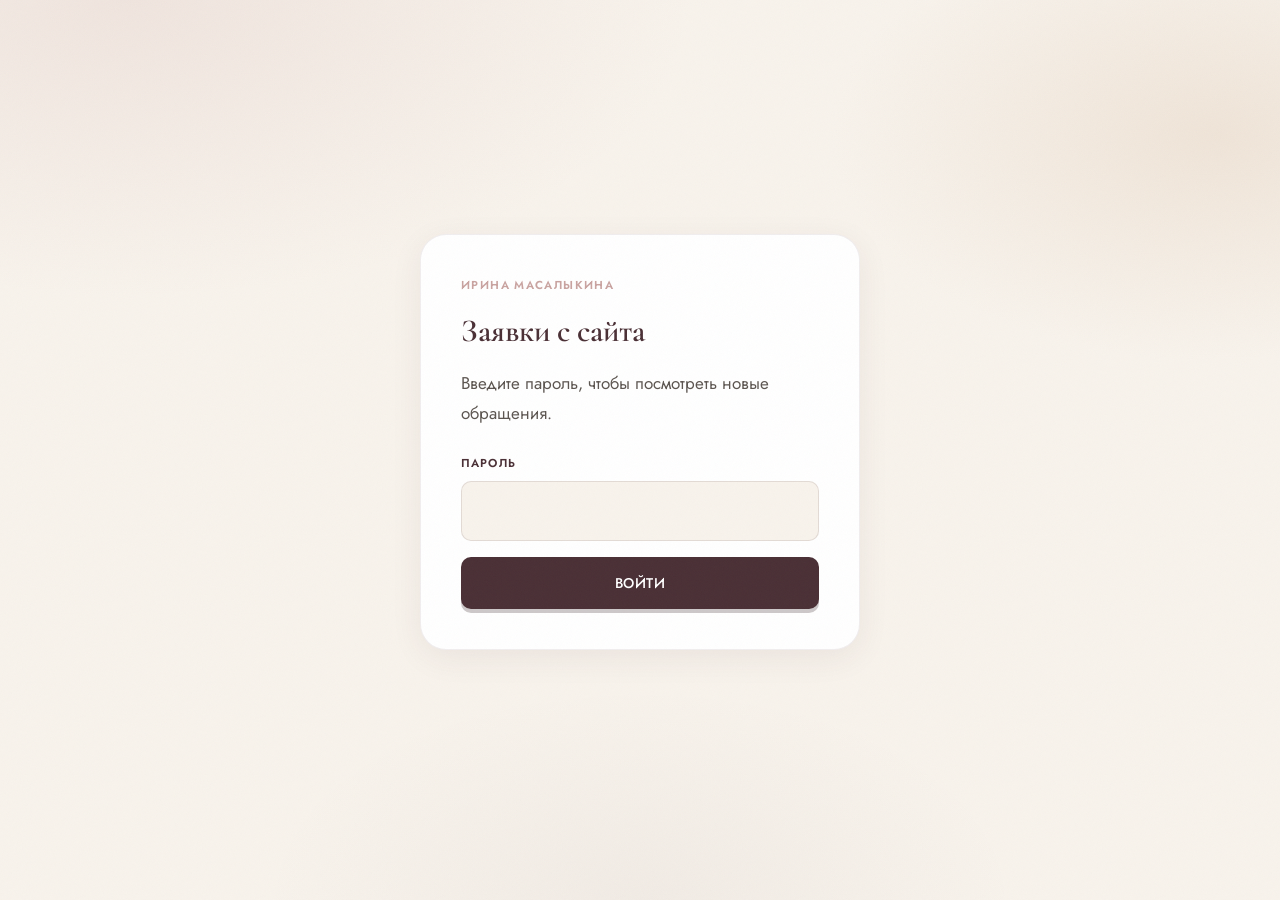
<file: admin.html>
<!DOCTYPE html>
<html lang="ru">
<head>
  <meta charset="UTF-8">
  <meta name="viewport" content="width=device-width, initial-scale=1.0">
  <meta name="robots" content="noindex, nofollow">
  <title>Заявки — админка</title>
  <link rel="preconnect" href="https://fonts.googleapis.com">
  <link rel="preconnect" href="https://fonts.gstatic.com" crossorigin>
  <link href="https://fonts.googleapis.com/css2?family=Cormorant+Garamond:wght@600&family=Jost:wght@400;500;600&display=swap" rel="stylesheet">
  <link rel="stylesheet" href="styles.css">
</head>
<body class="admin-body">

  <div class="grain" aria-hidden="true"></div>

  <main class="admin">
    <section class="admin__login" id="login-panel">
      <div class="admin__card">
        <p class="admin__eyebrow">Ирина Масалыкина</p>
        <h1 class="admin__title">Заявки с сайта</h1>
        <p class="admin__lead">Введите пароль, чтобы посмотреть новые обращения.</p>

        <form class="admin__form" id="login-form">
          <label class="admin__field">
            <span class="admin__label">Пароль</span>
            <input type="password" name="password" class="admin__input" autocomplete="current-password" required>
          </label>
          <button type="submit" class="btn btn--primary btn--full">Войти</button>
          <p class="admin__message" id="login-message" hidden></p>
        </form>
      </div>
    </section>

    <section class="admin__panel" id="dashboard-panel" hidden>
      <header class="admin__header">
        <div>
          <p class="admin__eyebrow">Админка</p>
          <h1 class="admin__title admin__title--panel">Заявки с сайта</h1>
        </div>
        <div class="admin__header-actions">
          <button type="button" class="btn btn--small" id="refresh-btn">Обновить</button>
          <button type="button" class="btn btn--small btn--ghost" id="logout-btn">Выйти</button>
        </div>
      </header>

      <div class="admin__stats" id="stats">
        <div class="admin__stat">
          <span class="admin__stat-value" id="stat-total">0</span>
          <span class="admin__stat-label">всего</span>
        </div>
        <div class="admin__stat admin__stat--new">
          <span class="admin__stat-value" id="stat-new">0</span>
          <span class="admin__stat-label">новых</span>
        </div>
      </div>

      <div class="admin__filters">
        <button type="button" class="admin__filter is-active" data-filter="all">Все</button>
        <button type="button" class="admin__filter" data-filter="new">Только новые</button>
        <button type="button" class="admin__filter" data-filter="read">Прочитанные</button>
        <button type="button" class="admin__filter" data-filter="done">Обработанные</button>
      </div>

      <p class="admin__updated" id="updated-at"></p>
      <p class="admin__message admin__message--panel" id="panel-message" hidden></p>

      <div class="admin__list" id="bookings-list"></div>
      <p class="admin__empty" id="empty-state" hidden>Пока заявок нет.</p>
    </section>
  </main>

  <script>
    (function () {
      var TOKEN_KEY = 'lend_ira_admin_token';
      var loginPanel = document.getElementById('login-panel');
      var dashboardPanel = document.getElementById('dashboard-panel');
      var loginForm = document.getElementById('login-form');
      var loginMessage = document.getElementById('login-message');
      var panelMessage = document.getElementById('panel-message');
      var bookingsList = document.getElementById('bookings-list');
      var emptyState = document.getElementById('empty-state');
      var statTotal = document.getElementById('stat-total');
      var statNew = document.getElementById('stat-new');
      var updatedAt = document.getElementById('updated-at');
      var currentFilter = 'all';
      var refreshTimer = null;

      function getToken() {
        return localStorage.getItem(TOKEN_KEY) || '';
      }

      function setToken(token) {
        if (token) {
          localStorage.setItem(TOKEN_KEY, token);
        } else {
          localStorage.removeItem(TOKEN_KEY);
        }
      }

      function showMessage(el, text, type) {
        if (!text) {
          el.hidden = true;
          el.textContent = '';
          el.className = el.className.split(' ').filter(function (c) {
            return !c.startsWith('admin__message--');
          }).join(' ');
          return;
        }

        el.hidden = false;
        el.textContent = text;
        el.className = el.className.replace(/admin__message--\w+/g, '').trim();
        if (type) el.className += ' admin__message--' + type;
      }

      function formatDate(iso) {
        try {
          return new Intl.DateTimeFormat('ru-RU', {
            day: '2-digit',
            month: 'long',
            year: 'numeric',
            hour: '2-digit',
            minute: '2-digit',
          }).format(new Date(iso));
        } catch (error) {
          return iso;
        }
      }

      function statusLabel(status) {
        if (status === 'read') return 'Прочитана';
        if (status === 'done') return 'Обработана';
        return 'Новая';
      }

      function renderBookings(bookings) {
        var filtered = bookings.filter(function (item) {
          if (currentFilter === 'all') return true;
          return item.status === currentFilter;
        });

        bookingsList.innerHTML = '';

        if (!filtered.length) {
          emptyState.hidden = false;
          emptyState.textContent = currentFilter === 'all'
            ? 'Пока заявок нет.'
            : 'В этом фильтре заявок нет.';
          return;
        }

        emptyState.hidden = true;

        filtered.forEach(function (booking) {
          var card = document.createElement('article');
          card.className = 'admin__booking';
          if (booking.status === 'new') card.classList.add('admin__booking--new');

          card.innerHTML =
            '<div class="admin__booking-top">' +
              '<time class="admin__booking-date" datetime="' + booking.createdAt + '">' + formatDate(booking.createdAt) + '</time>' +
              '<span class="admin__status admin__status--' + booking.status + '">' + statusLabel(booking.status) + '</span>' +
            '</div>' +
            '<h2 class="admin__booking-name">' + escapeHtml(booking.name) + '</h2>' +
            '<p class="admin__booking-contact"><a href="' + contactHref(booking.contact) + '">' + escapeHtml(booking.contact) + '</a></p>' +
            '<p class="admin__booking-topic">' + escapeHtml(booking.topic || 'Запрос не указан') + '</p>' +
            '<div class="admin__booking-actions">' +
              (booking.status !== 'read' ? '<button type="button" class="admin__action" data-action="read" data-id="' + booking.id + '">Отметить прочитанной</button>' : '') +
              (booking.status !== 'done' ? '<button type="button" class="admin__action admin__action--done" data-action="done" data-id="' + booking.id + '">Обработана</button>' : '') +
              (booking.status !== 'new' ? '<button type="button" class="admin__action admin__action--ghost" data-action="new" data-id="' + booking.id + '">Вернуть в новые</button>' : '') +
            '</div>';

          bookingsList.appendChild(card);
        });
      }

      function escapeHtml(value) {
        return String(value)
          .replace(/&/g, '&amp;')
          .replace(/</g, '&lt;')
          .replace(/>/g, '&gt;')
          .replace(/"/g, '&quot;');
      }

      function contactHref(contact) {
        var value = String(contact).trim();
        if (value.indexOf('@') === 0) {
          return 'https://t.me/' + encodeURIComponent(value.slice(1));
        }
        if (value.indexOf('http') === 0) return value;
        if (/^[\d+\s()-]+$/.test(value)) return 'tel:' + value.replace(/\s/g, '');
        if (value.indexOf('@') > 0) return 'mailto:' + encodeURIComponent(value);
        return '#';
      }

      function apiFetch(path, options) {
        var token = getToken();
        var config = options || {};
        config.headers = Object.assign({
          'Content-Type': 'application/json',
          Authorization: 'Bearer ' + token,
        }, config.headers || {});

        return fetch(path, config).then(function (response) {
          return response.json().catch(function () {
            return { ok: false, error: 'Сервер вернул неожиданный ответ' };
          }).then(function (data) {
            return { response: response, data: data };
          });
        });
      }

      function showDashboard() {
        loginPanel.hidden = true;
        dashboardPanel.hidden = false;
      }

      function showLogin() {
        loginPanel.hidden = false;
        dashboardPanel.hidden = true;
      }

      function loadBookings() {
        return apiFetch('/api/admin/bookings')
          .then(function (result) {
            if (result.response.status === 401) {
              setToken('');
              showLogin();
              showMessage(loginMessage, 'Сессия истекла. Войдите снова.', 'error');
              return;
            }

            if (!result.response.ok || !result.data.ok) {
              showMessage(panelMessage, result.data.error || 'Не удалось загрузить заявки', 'error');
              return;
            }

            showMessage(panelMessage, '', '');
            statTotal.textContent = result.data.stats.total;
            statNew.textContent = result.data.stats.new;
            updatedAt.textContent = 'Обновлено: ' + formatDate(new Date().toISOString());
            renderBookings(result.data.bookings || []);
          })
          .catch(function () {
            showMessage(panelMessage, 'Не удалось загрузить заявки. Проверьте интернет.', 'error');
          });
      }

      function startAutoRefresh() {
        stopAutoRefresh();
        refreshTimer = window.setInterval(loadBookings, 30000);
      }

      function stopAutoRefresh() {
        if (refreshTimer) {
          window.clearInterval(refreshTimer);
          refreshTimer = null;
        }
      }

      loginForm.addEventListener('submit', function (event) {
        event.preventDefault();
        showMessage(loginMessage, '', '');

        var password = String(new FormData(loginForm).get('password') || '');

        fetch('/api/admin/login', {
          method: 'POST',
          headers: { 'Content-Type': 'application/json' },
          body: JSON.stringify({ password: password }),
        })
          .then(function (response) {
            return response.json().catch(function () {
              return { ok: false, error: 'Сервер вернул неожиданный ответ' };
            }).then(function (data) {
              return { response: response, data: data };
            });
          })
          .then(function (result) {
            if (!result.response.ok || !result.data.ok) {
              showMessage(loginMessage, result.data.error || 'Не удалось войти', 'error');
              return;
            }

            setToken(result.data.token);
            loginForm.reset();
            showDashboard();
            loadBookings();
            startAutoRefresh();
          })
          .catch(function () {
            showMessage(loginMessage, 'Не удалось войти. Проверьте интернет.', 'error');
          });
      });

      document.getElementById('refresh-btn').addEventListener('click', loadBookings);

      document.getElementById('logout-btn').addEventListener('click', function () {
        setToken('');
        stopAutoRefresh();
        showLogin();
      });

      document.querySelectorAll('.admin__filter').forEach(function (button) {
        button.addEventListener('click', function () {
          document.querySelectorAll('.admin__filter').forEach(function (item) {
            item.classList.remove('is-active');
          });
          button.classList.add('is-active');
          currentFilter = button.getAttribute('data-filter');
          loadBookings();
        });
      });

      bookingsList.addEventListener('click', function (event) {
        var button = event.target.closest('[data-action]');
        if (!button) return;

        var id = button.getAttribute('data-id');
        var status = button.getAttribute('data-action');

        apiFetch('/api/admin/bookings', {
          method: 'PATCH',
          body: JSON.stringify({ id: id, status: status }),
        })
          .then(function (result) {
            if (!result.response.ok || !result.data.ok) {
              showMessage(panelMessage, result.data.error || 'Не удалось обновить статус', 'error');
              return;
            }
            loadBookings();
          })
          .catch(function () {
            showMessage(panelMessage, 'Не удалось обновить статус', 'error');
          });
      });

      if (getToken()) {
        showDashboard();
        loadBookings();
        startAutoRefresh();
      }
    })();
  </script>
</body>
</html>
</file>
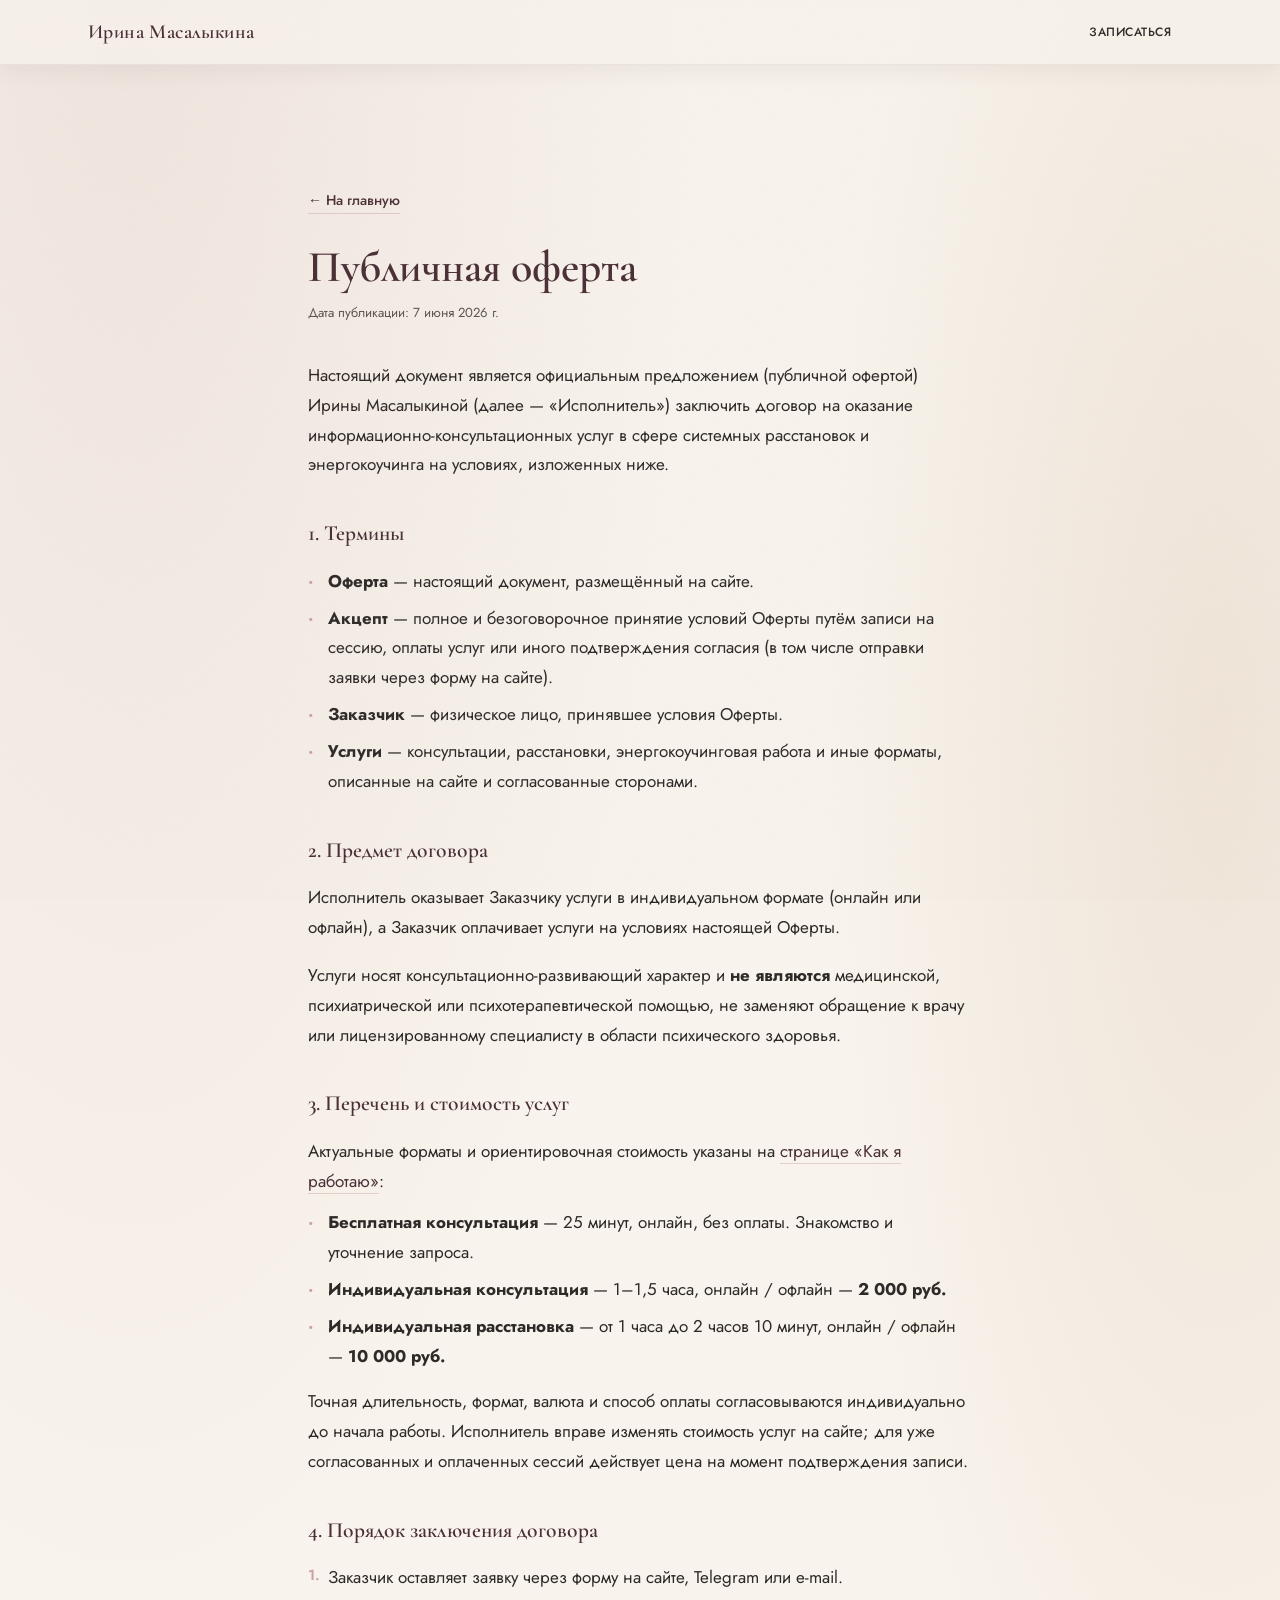
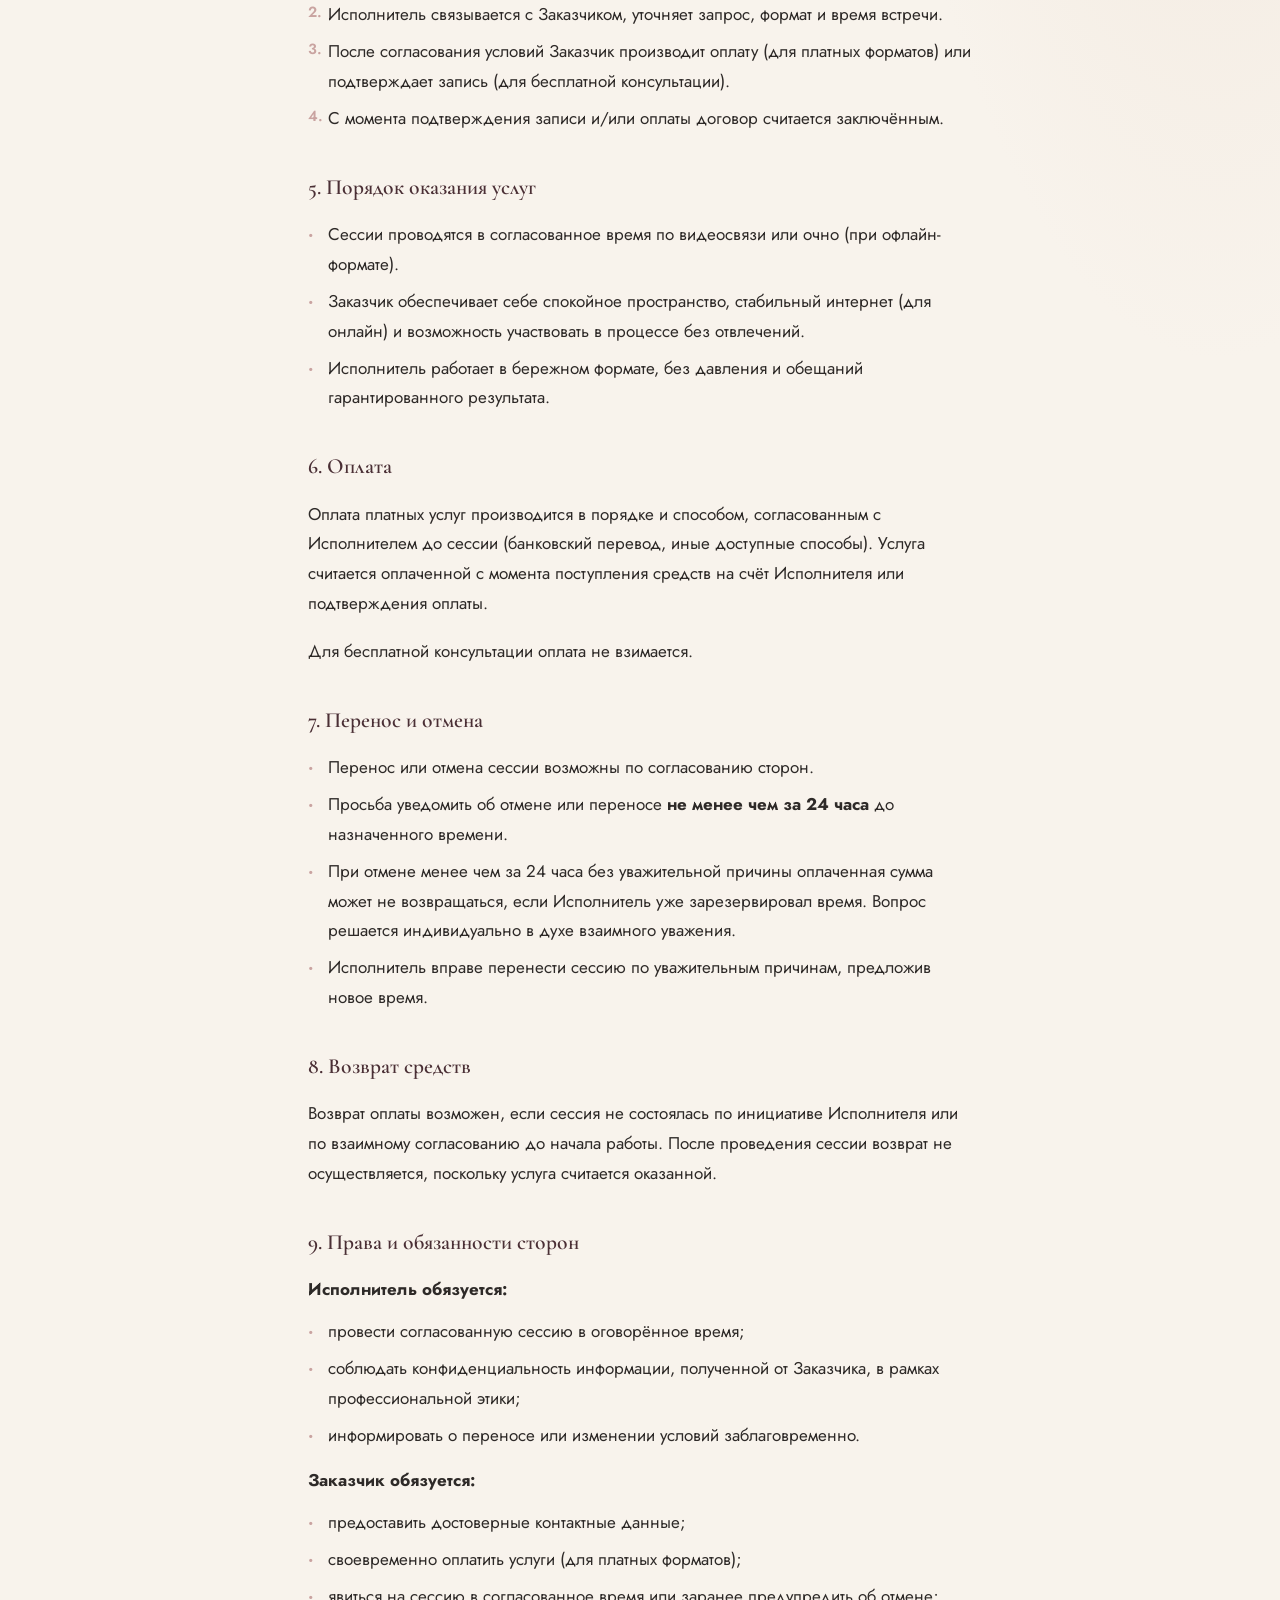
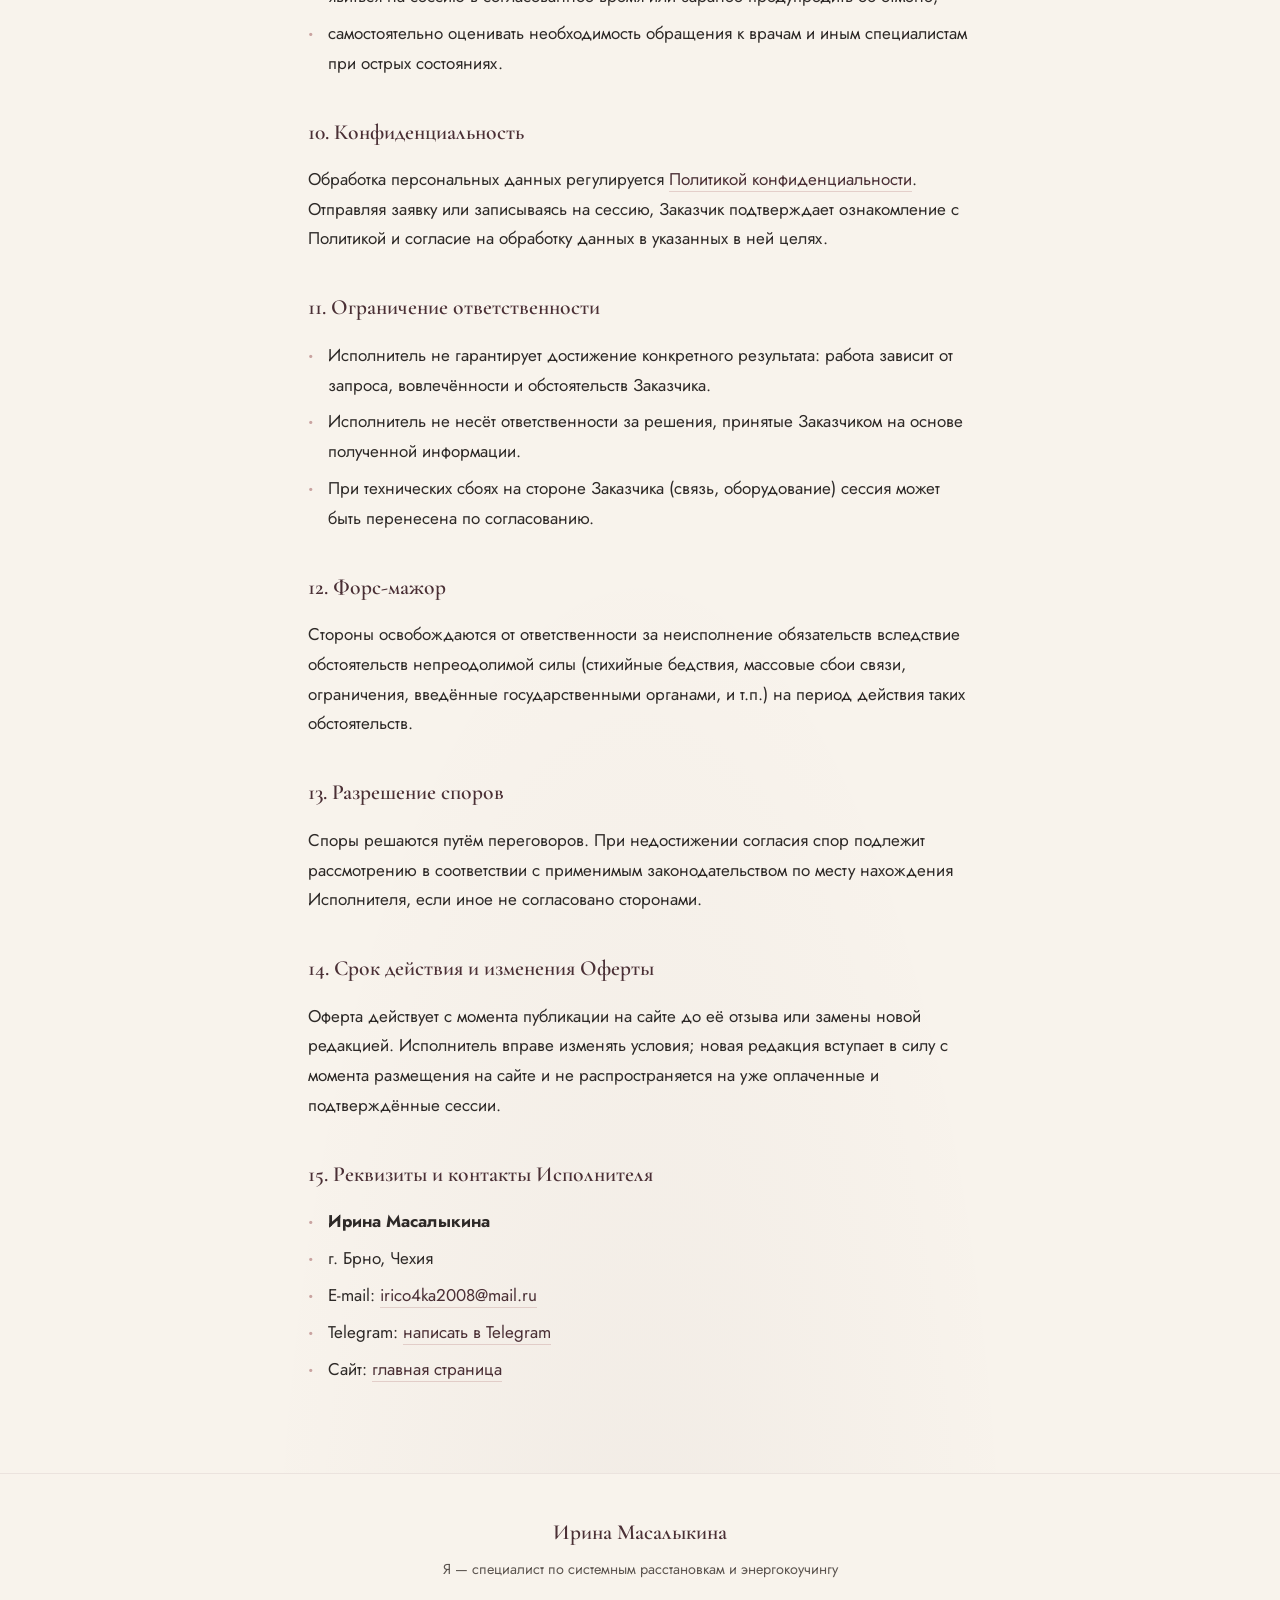
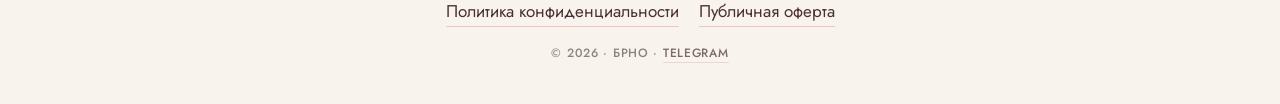
<file: offer.html>
<!DOCTYPE html>
<html lang="ru">
<head>
  <meta charset="UTF-8">
  <meta name="viewport" content="width=device-width, initial-scale=1.0">
  <meta name="description" content="Публичная оферта на оказание консультационных услуг — Ирина Масалыкина, системные расстановки и энергокоучинг.">
  <title>Публичная оферта — Ирина Масалыкина</title>
  <link rel="preconnect" href="https://fonts.googleapis.com">
  <link rel="preconnect" href="https://fonts.gstatic.com" crossorigin>
  <link href="https://fonts.googleapis.com/css2?family=Cormorant+Garamond:ital,wght@0,400;0,500;0,600;0,700;1,400;1,500&family=Jost:ital,wght@0,300;0,400;0,500;0,600;1,400&display=swap" rel="stylesheet">
  <link rel="stylesheet" href="styles.css">
</head>
<body>

  <div class="grain" aria-hidden="true"></div>

  <header class="header header--scrolled">
    <div class="container header__inner">
      <a href="index.html" class="logo">Ирина Масалыкина</a>
      <a href="index.html#booking" class="btn btn--small header__cta">Записаться</a>
    </div>
  </header>

  <main class="legal-page">
    <div class="container container--narrow legal-page__inner">
      <a href="index.html" class="legal-page__back">← На главную</a>
      <h1 class="legal-page__title">Публичная оферта</h1>
      <p class="legal-page__updated">Дата публикации: 7 июня 2026 г.</p>

      <div class="legal-page__content prose">
        <p>Настоящий документ является официальным предложением (публичной офертой) Ирины Масалыкиной (далее — «Исполнитель») заключить договор на оказание информационно-консультационных услуг в сфере системных расстановок и энергокоучинга на условиях, изложенных ниже.</p>

        <h2>1. Термины</h2>
        <ul>
          <li><strong>Оферта</strong> — настоящий документ, размещённый на сайте.</li>
          <li><strong>Акцепт</strong> — полное и безоговорочное принятие условий Оферты путём записи на сессию, оплаты услуг или иного подтверждения согласия (в том числе отправки заявки через форму на сайте).</li>
          <li><strong>Заказчик</strong> — физическое лицо, принявшее условия Оферты.</li>
          <li><strong>Услуги</strong> — консультации, расстановки, энергокоучинговая работа и иные форматы, описанные на сайте и согласованные сторонами.</li>
        </ul>

        <h2>2. Предмет договора</h2>
        <p>Исполнитель оказывает Заказчику услуги в индивидуальном формате (онлайн или офлайн), а Заказчик оплачивает услуги на условиях настоящей Оферты.</p>
        <p>Услуги носят консультационно-развивающий характер и <strong>не являются</strong> медицинской, психиатрической или психотерапевтической помощью, не заменяют обращение к врачу или лицензированному специалисту в области психического здоровья.</p>

        <h2>3. Перечень и стоимость услуг</h2>
        <p>Актуальные форматы и ориентировочная стоимость указаны на <a href="index.html#format">странице «Как я работаю»</a>:</p>
        <ul>
          <li><strong>Бесплатная консультация</strong> — 25 минут, онлайн, без оплаты. Знакомство и уточнение запроса.</li>
          <li><strong>Индивидуальная консультация</strong> — 1–1,5 часа, онлайн / офлайн — <strong>2 000 руб.</strong></li>
          <li><strong>Индивидуальная расстановка</strong> — от 1 часа до 2 часов 10 минут, онлайн / офлайн — <strong>10 000 руб.</strong></li>
        </ul>
        <p>Точная длительность, формат, валюта и способ оплаты согласовываются индивидуально до начала работы. Исполнитель вправе изменять стоимость услуг на сайте; для уже согласованных и оплаченных сессий действует цена на момент подтверждения записи.</p>

        <h2>4. Порядок заключения договора</h2>
        <ol>
          <li>Заказчик оставляет заявку через форму на сайте, Telegram или e-mail.</li>
          <li>Исполнитель связывается с Заказчиком, уточняет запрос, формат и время встречи.</li>
          <li>После согласования условий Заказчик производит оплату (для платных форматов) или подтверждает запись (для бесплатной консультации).</li>
          <li>С момента подтверждения записи и/или оплаты договор считается заключённым.</li>
        </ol>

        <h2>5. Порядок оказания услуг</h2>
        <ul>
          <li>Сессии проводятся в согласованное время по видеосвязи или очно (при офлайн-формате).</li>
          <li>Заказчик обеспечивает себе спокойное пространство, стабильный интернет (для онлайн) и возможность участвовать в процессе без отвлечений.</li>
          <li>Исполнитель работает в бережном формате, без давления и обещаний гарантированного результата.</li>
        </ul>

        <h2>6. Оплата</h2>
        <p>Оплата платных услуг производится в порядке и способом, согласованным с Исполнителем до сессии (банковский перевод, иные доступные способы). Услуга считается оплаченной с момента поступления средств на счёт Исполнителя или подтверждения оплаты.</p>
        <p>Для бесплатной консультации оплата не взимается.</p>

        <h2>7. Перенос и отмена</h2>
        <ul>
          <li>Перенос или отмена сессии возможны по согласованию сторон.</li>
          <li>Просьба уведомить об отмене или переносе <strong>не менее чем за 24 часа</strong> до назначенного времени.</li>
          <li>При отмене менее чем за 24 часа без уважительной причины оплаченная сумма может не возвращаться, если Исполнитель уже зарезервировал время. Вопрос решается индивидуально в духе взаимного уважения.</li>
          <li>Исполнитель вправе перенести сессию по уважительным причинам, предложив новое время.</li>
        </ul>

        <h2>8. Возврат средств</h2>
        <p>Возврат оплаты возможен, если сессия не состоялась по инициативе Исполнителя или по взаимному согласованию до начала работы. После проведения сессии возврат не осуществляется, поскольку услуга считается оказанной.</p>

        <h2>9. Права и обязанности сторон</h2>
        <p><strong>Исполнитель обязуется:</strong></p>
        <ul>
          <li>провести согласованную сессию в оговорённое время;</li>
          <li>соблюдать конфиденциальность информации, полученной от Заказчика, в рамках профессиональной этики;</li>
          <li>информировать о переносе или изменении условий заблаговременно.</li>
        </ul>
        <p><strong>Заказчик обязуется:</strong></p>
        <ul>
          <li>предоставить достоверные контактные данные;</li>
          <li>своевременно оплатить услуги (для платных форматов);</li>
          <li>явиться на сессию в согласованное время или заранее предупредить об отмене;</li>
          <li>самостоятельно оценивать необходимость обращения к врачам и иным специалистам при острых состояниях.</li>
        </ul>

        <h2>10. Конфиденциальность</h2>
        <p>Обработка персональных данных регулируется <a href="privacy.html">Политикой конфиденциальности</a>. Отправляя заявку или записываясь на сессию, Заказчик подтверждает ознакомление с Политикой и согласие на обработку данных в указанных в ней целях.</p>

        <h2>11. Ограничение ответственности</h2>
        <ul>
          <li>Исполнитель не гарантирует достижение конкретного результата: работа зависит от запроса, вовлечённости и обстоятельств Заказчика.</li>
          <li>Исполнитель не несёт ответственности за решения, принятые Заказчиком на основе полученной информации.</li>
          <li>При технических сбоях на стороне Заказчика (связь, оборудование) сессия может быть перенесена по согласованию.</li>
        </ul>

        <h2>12. Форс-мажор</h2>
        <p>Стороны освобождаются от ответственности за неисполнение обязательств вследствие обстоятельств непреодолимой силы (стихийные бедствия, массовые сбои связи, ограничения, введённые государственными органами, и т.п.) на период действия таких обстоятельств.</p>

        <h2>13. Разрешение споров</h2>
        <p>Споры решаются путём переговоров. При недостижении согласия спор подлежит рассмотрению в соответствии с применимым законодательством по месту нахождения Исполнителя, если иное не согласовано сторонами.</p>

        <h2>14. Срок действия и изменения Оферты</h2>
        <p>Оферта действует с момента публикации на сайте до её отзыва или замены новой редакцией. Исполнитель вправе изменять условия; новая редакция вступает в силу с момента размещения на сайте и не распространяется на уже оплаченные и подтверждённые сессии.</p>

        <h2>15. Реквизиты и контакты Исполнителя</h2>
        <ul>
          <li><strong>Ирина Масалыкина</strong></li>
          <li>г. Брно, Чехия</li>
          <li>E-mail: <a href="mailto:irico4ka2008@mail.ru">irico4ka2008@mail.ru</a></li>
          <li>Telegram: <a href="https://web.telegram.org/a/#6977489359" target="_blank" rel="noopener noreferrer">написать в Telegram</a></li>
          <li>Сайт: <a href="index.html">главная страница</a></li>
        </ul>
      </div>
    </div>
  </main>

  <footer class="footer">
    <div class="container footer__inner">
      <p class="footer__name">Ирина Масалыкина</p>
      <p class="footer__desc">Я — специалист по системным расстановкам и энергокоучингу</p>
      <nav class="footer__legal" aria-label="Юридические документы">
        <a href="privacy.html" class="footer__link">Политика конфиденциальности</a>
        <a href="offer.html" class="footer__link">Публичная оферта</a>
      </nav>
      <p class="footer__copy">© 2026 · Брно · <a href="https://web.telegram.org/a/#6977489359" class="footer__link" target="_blank" rel="noopener noreferrer">Telegram</a></p>
    </div>
  </footer>

</body>
</html>
</file>
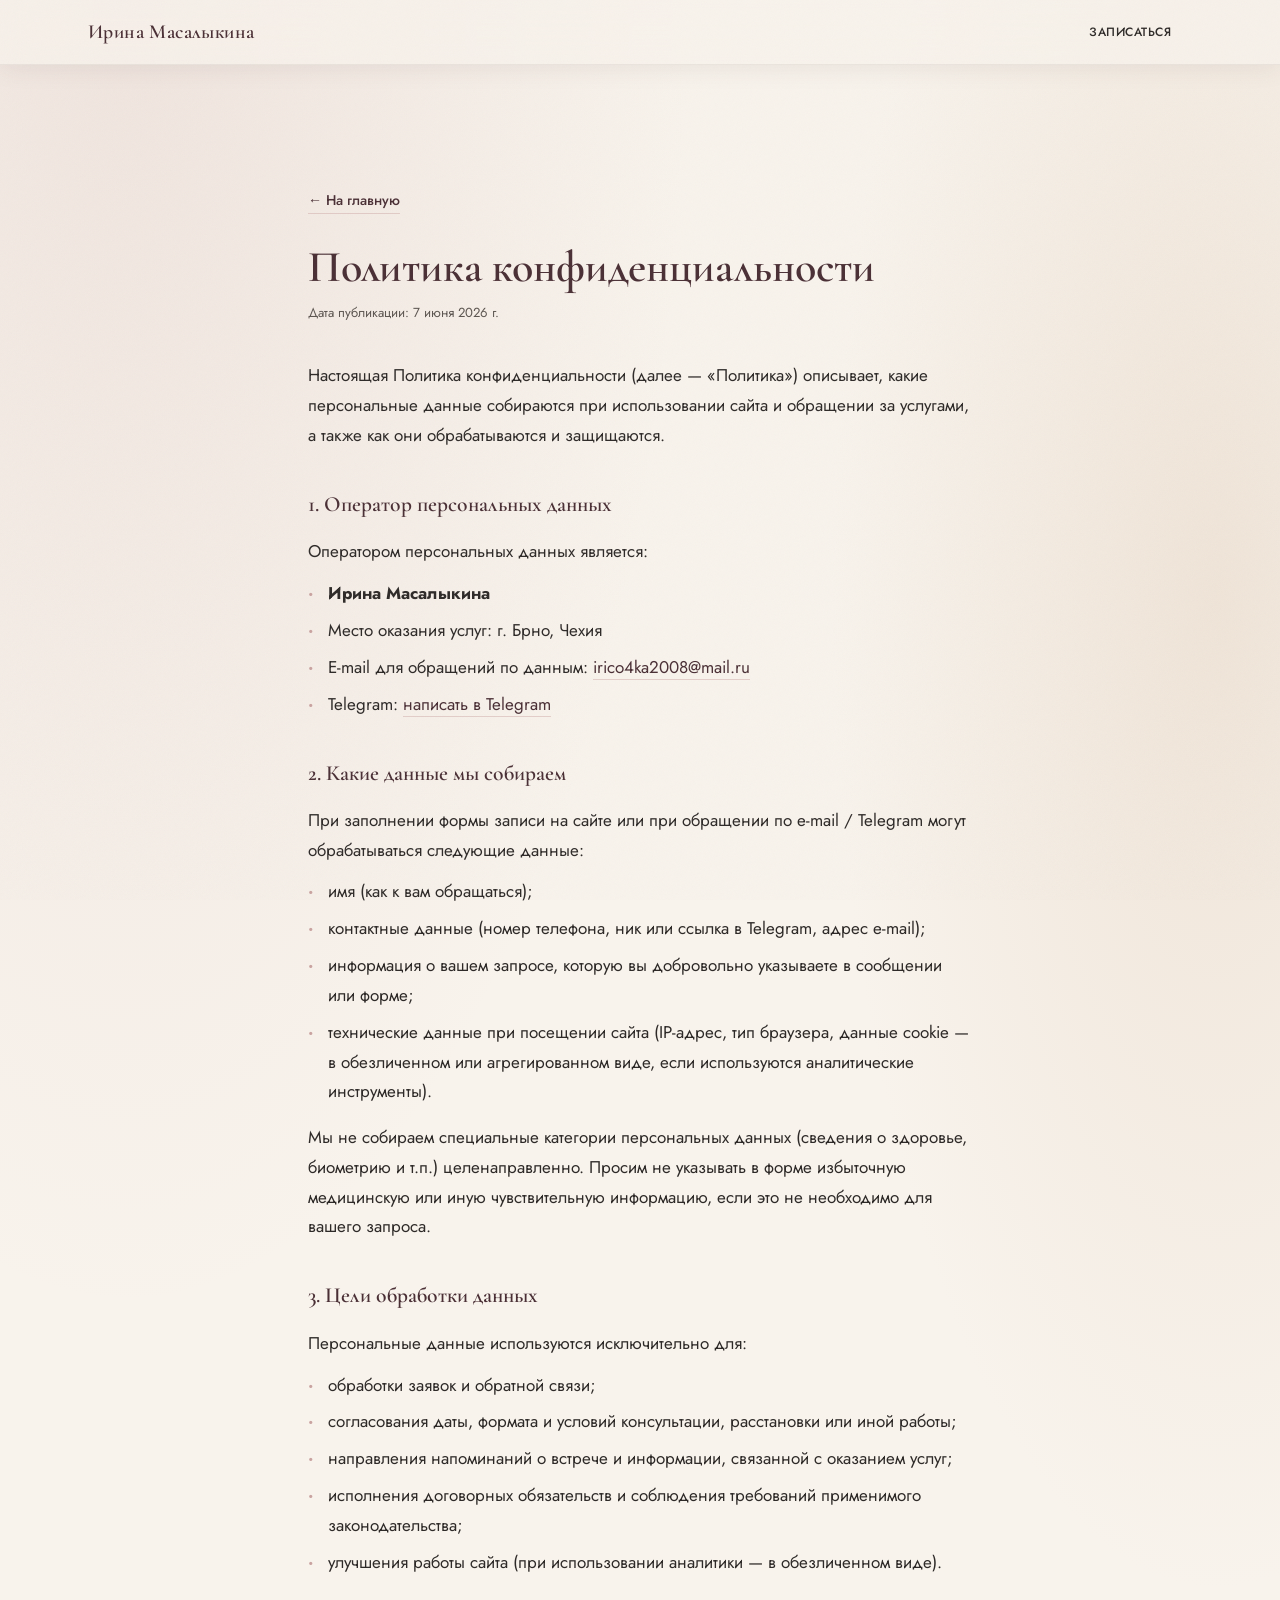
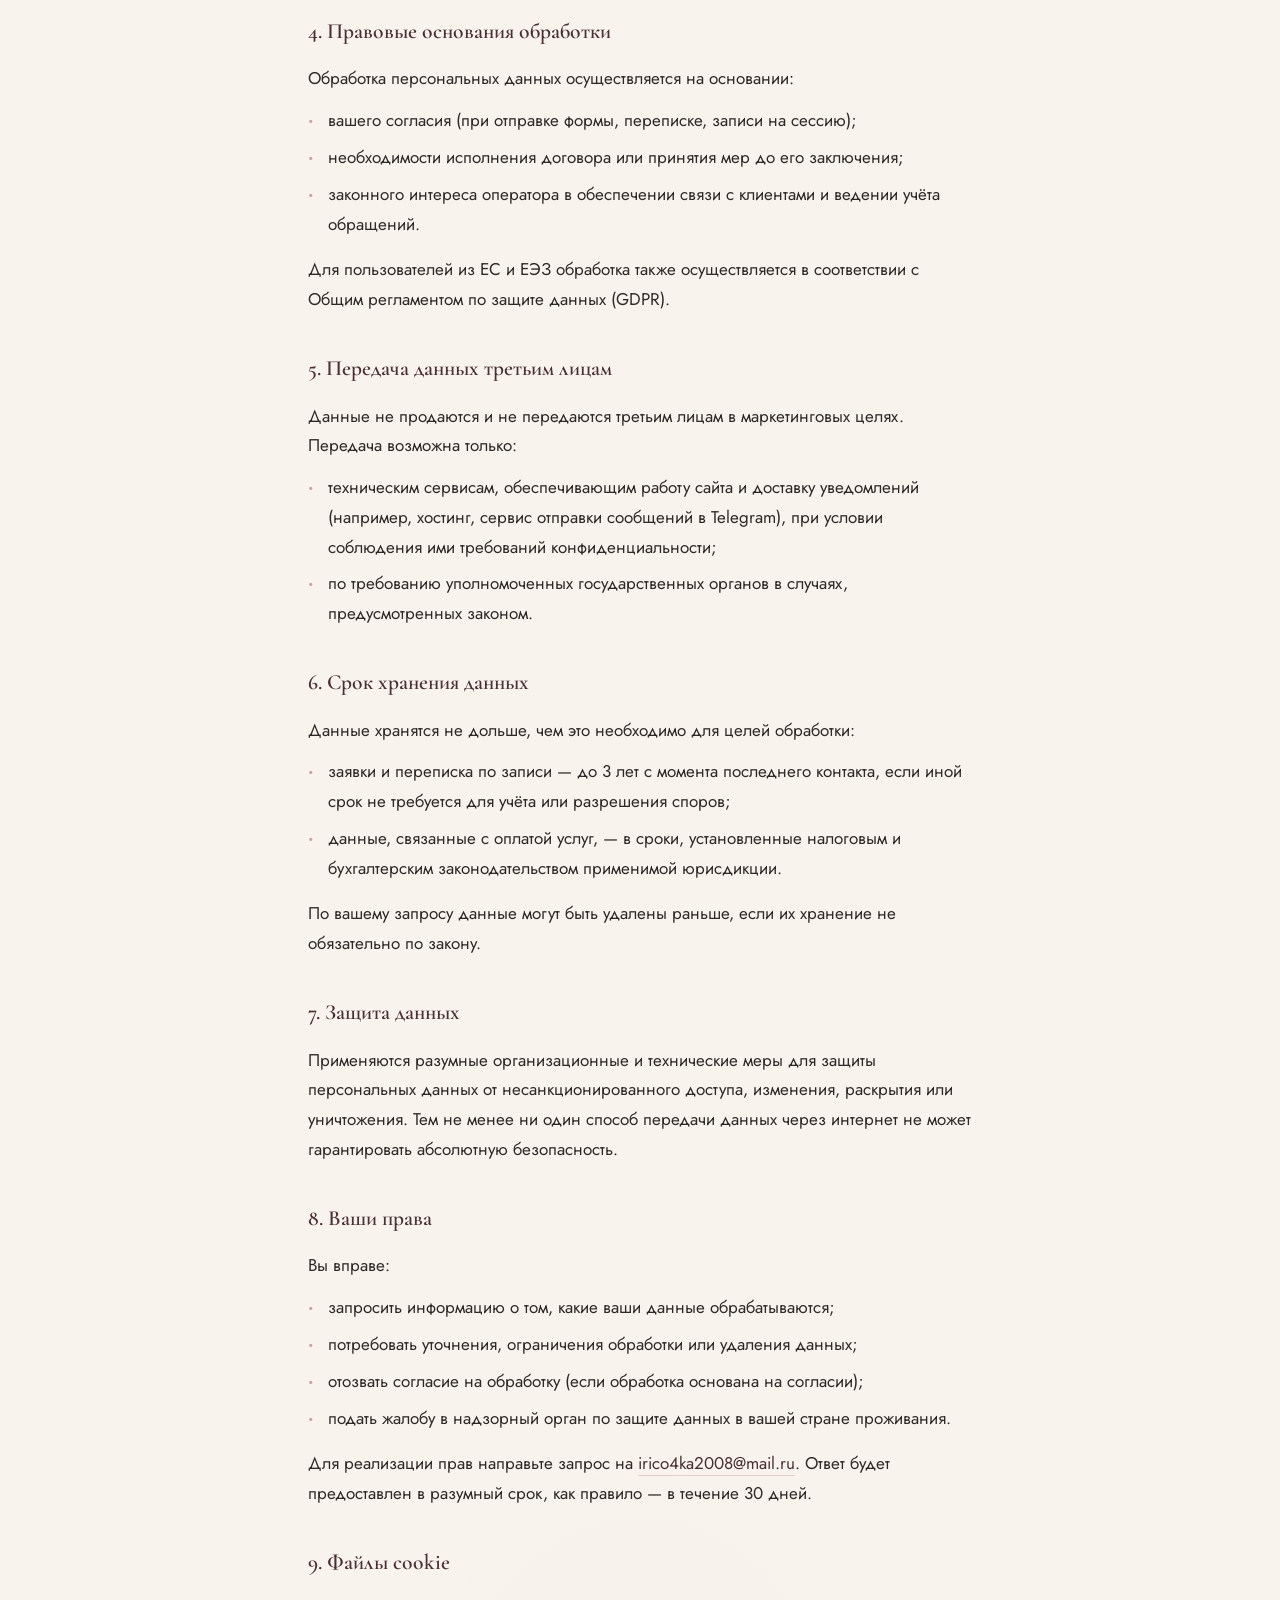
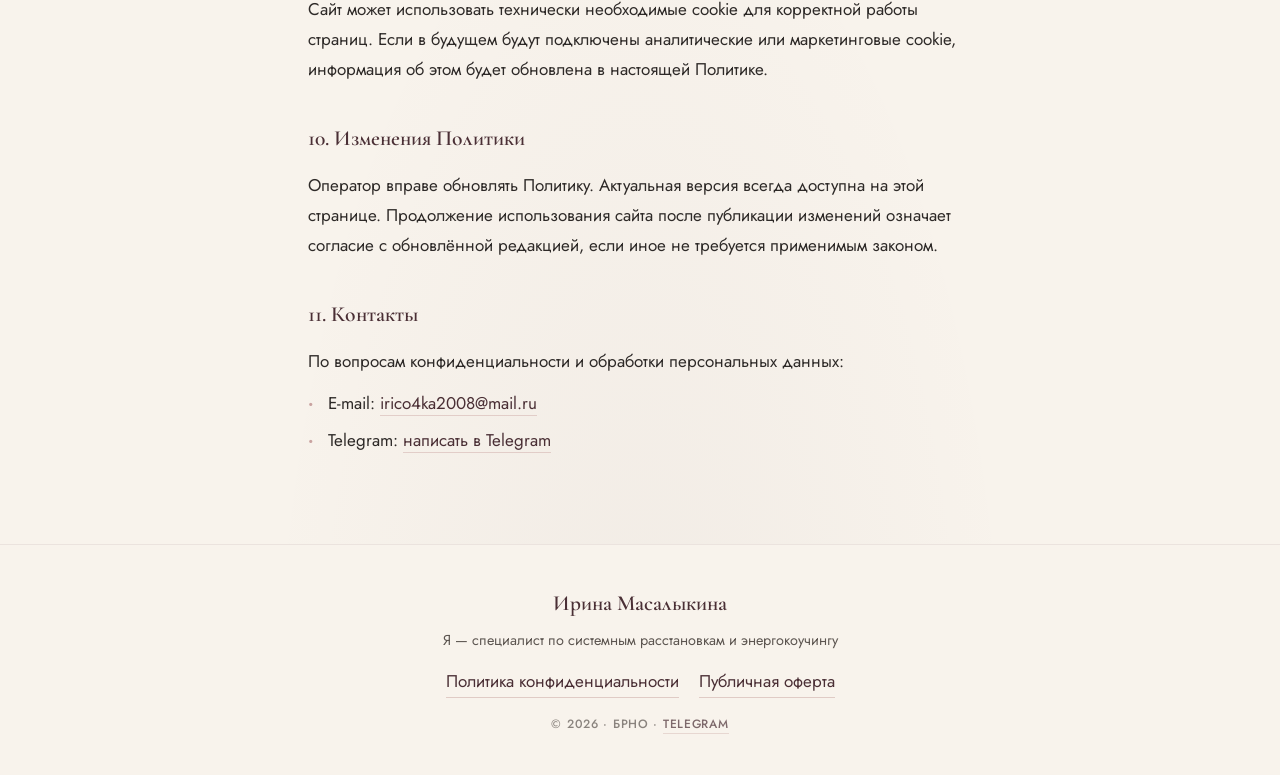
<file: privacy.html>
<!DOCTYPE html>
<html lang="ru">
<head>
  <meta charset="UTF-8">
  <meta name="viewport" content="width=device-width, initial-scale=1.0">
  <meta name="description" content="Политика конфиденциальности сайта Ирины Масалыкиной — системные расстановки и энергокоучинг.">
  <title>Политика конфиденциальности — Ирина Масалыкина</title>
  <link rel="preconnect" href="https://fonts.googleapis.com">
  <link rel="preconnect" href="https://fonts.gstatic.com" crossorigin>
  <link href="https://fonts.googleapis.com/css2?family=Cormorant+Garamond:ital,wght@0,400;0,500;0,600;0,700;1,400;1,500&family=Jost:ital,wght@0,300;0,400;0,500;0,600;1,400&display=swap" rel="stylesheet">
  <link rel="stylesheet" href="styles.css">
</head>
<body>

  <div class="grain" aria-hidden="true"></div>

  <header class="header header--scrolled">
    <div class="container header__inner">
      <a href="index.html" class="logo">Ирина Масалыкина</a>
      <a href="index.html#booking" class="btn btn--small header__cta">Записаться</a>
    </div>
  </header>

  <main class="legal-page">
    <div class="container container--narrow legal-page__inner">
      <a href="index.html" class="legal-page__back">← На главную</a>
      <h1 class="legal-page__title">Политика конфиденциальности</h1>
      <p class="legal-page__updated">Дата публикации: 7 июня 2026 г.</p>

      <div class="legal-page__content prose">
        <p>Настоящая Политика конфиденциальности (далее — «Политика») описывает, какие персональные данные собираются при использовании сайта и обращении за услугами, а также как они обрабатываются и защищаются.</p>

        <h2>1. Оператор персональных данных</h2>
        <p>Оператором персональных данных является:</p>
        <ul>
          <li><strong>Ирина Масалыкина</strong></li>
          <li>Место оказания услуг: г. Брно, Чехия</li>
          <li>E-mail для обращений по данным: <a href="mailto:irico4ka2008@mail.ru">irico4ka2008@mail.ru</a></li>
          <li>Telegram: <a href="https://web.telegram.org/a/#6977489359" target="_blank" rel="noopener noreferrer">написать в Telegram</a></li>
        </ul>

        <h2>2. Какие данные мы собираем</h2>
        <p>При заполнении формы записи на сайте или при обращении по e-mail / Telegram могут обрабатываться следующие данные:</p>
        <ul>
          <li>имя (как к вам обращаться);</li>
          <li>контактные данные (номер телефона, ник или ссылка в Telegram, адрес e-mail);</li>
          <li>информация о вашем запросе, которую вы добровольно указываете в сообщении или форме;</li>
          <li>технические данные при посещении сайта (IP-адрес, тип браузера, данные cookie — в обезличенном или агрегированном виде, если используются аналитические инструменты).</li>
        </ul>
        <p>Мы не собираем специальные категории персональных данных (сведения о здоровье, биометрию и т.п.) целенаправленно. Просим не указывать в форме избыточную медицинскую или иную чувствительную информацию, если это не необходимо для вашего запроса.</p>

        <h2>3. Цели обработки данных</h2>
        <p>Персональные данные используются исключительно для:</p>
        <ul>
          <li>обработки заявок и обратной связи;</li>
          <li>согласования даты, формата и условий консультации, расстановки или иной работы;</li>
          <li>направления напоминаний о встрече и информации, связанной с оказанием услуг;</li>
          <li>исполнения договорных обязательств и соблюдения требований применимого законодательства;</li>
          <li>улучшения работы сайта (при использовании аналитики — в обезличенном виде).</li>
        </ul>

        <h2>4. Правовые основания обработки</h2>
        <p>Обработка персональных данных осуществляется на основании:</p>
        <ul>
          <li>вашего согласия (при отправке формы, переписке, записи на сессию);</li>
          <li>необходимости исполнения договора или принятия мер до его заключения;</li>
          <li>законного интереса оператора в обеспечении связи с клиентами и ведении учёта обращений.</li>
        </ul>
        <p>Для пользователей из ЕС и ЕЭЗ обработка также осуществляется в соответствии с Общим регламентом по защите данных (GDPR).</p>

        <h2>5. Передача данных третьим лицам</h2>
        <p>Данные не продаются и не передаются третьим лицам в маркетинговых целях. Передача возможна только:</p>
        <ul>
          <li>техническим сервисам, обеспечивающим работу сайта и доставку уведомлений (например, хостинг, сервис отправки сообщений в Telegram), при условии соблюдения ими требований конфиденциальности;</li>
          <li>по требованию уполномоченных государственных органов в случаях, предусмотренных законом.</li>
        </ul>

        <h2>6. Срок хранения данных</h2>
        <p>Данные хранятся не дольше, чем это необходимо для целей обработки:</p>
        <ul>
          <li>заявки и переписка по записи — до 3 лет с момента последнего контакта, если иной срок не требуется для учёта или разрешения споров;</li>
          <li>данные, связанные с оплатой услуг, — в сроки, установленные налоговым и бухгалтерским законодательством применимой юрисдикции.</li>
        </ul>
        <p>По вашему запросу данные могут быть удалены раньше, если их хранение не обязательно по закону.</p>

        <h2>7. Защита данных</h2>
        <p>Применяются разумные организационные и технические меры для защиты персональных данных от несанкционированного доступа, изменения, раскрытия или уничтожения. Тем не менее ни один способ передачи данных через интернет не может гарантировать абсолютную безопасность.</p>

        <h2>8. Ваши права</h2>
        <p>Вы вправе:</p>
        <ul>
          <li>запросить информацию о том, какие ваши данные обрабатываются;</li>
          <li>потребовать уточнения, ограничения обработки или удаления данных;</li>
          <li>отозвать согласие на обработку (если обработка основана на согласии);</li>
          <li>подать жалобу в надзорный орган по защите данных в вашей стране проживания.</li>
        </ul>
        <p>Для реализации прав направьте запрос на <a href="mailto:irico4ka2008@mail.ru">irico4ka2008@mail.ru</a>. Ответ будет предоставлен в разумный срок, как правило — в течение 30 дней.</p>

        <h2>9. Файлы cookie</h2>
        <p>Сайт может использовать технически необходимые cookie для корректной работы страниц. Если в будущем будут подключены аналитические или маркетинговые cookie, информация об этом будет обновлена в настоящей Политике.</p>

        <h2>10. Изменения Политики</h2>
        <p>Оператор вправе обновлять Политику. Актуальная версия всегда доступна на этой странице. Продолжение использования сайта после публикации изменений означает согласие с обновлённой редакцией, если иное не требуется применимым законом.</p>

        <h2>11. Контакты</h2>
        <p>По вопросам конфиденциальности и обработки персональных данных:</p>
        <ul>
          <li>E-mail: <a href="mailto:irico4ka2008@mail.ru">irico4ka2008@mail.ru</a></li>
          <li>Telegram: <a href="https://web.telegram.org/a/#6977489359" target="_blank" rel="noopener noreferrer">написать в Telegram</a></li>
        </ul>
      </div>
    </div>
  </main>

  <footer class="footer">
    <div class="container footer__inner">
      <p class="footer__name">Ирина Масалыкина</p>
      <p class="footer__desc">Я — специалист по системным расстановкам и энергокоучингу</p>
      <nav class="footer__legal" aria-label="Юридические документы">
        <a href="privacy.html" class="footer__link">Политика конфиденциальности</a>
        <a href="offer.html" class="footer__link">Публичная оферта</a>
      </nav>
      <p class="footer__copy">© 2026 · Брно · <a href="https://web.telegram.org/a/#6977489359" class="footer__link" target="_blank" rel="noopener noreferrer">Telegram</a></p>
    </div>
  </footer>

</body>
</html>
</file>
<file: styles.css>
/* ============================================
   Ирина Масалыкина — editorial refined
   ============================================ */

:root {
  --color-bg: #F8F3EC;
  --color-bg-alt: #E8D8C8;
  --color-accent: #4A2F35;
  --color-accent-deep: #3a2429;
  --color-rose: #C9A3A0;
  --color-rose-light: #dcc4c2;
  --color-text: #2E2A28;
  --color-white: #FFFFFF;
  --color-text-muted: #5C5550;

  --font-serif: "Cormorant Garamond", "Times New Roman", Georgia, serif;
  --font-sans: "Jost", "Segoe UI", sans-serif;

  --radius-sm: 10px;
  --radius-md: 18px;
  --radius-lg: 26px;

  --shadow-soft: 0 8px 32px rgba(74, 47, 53, 0.07);
  --shadow-hover: 0 16px 48px rgba(74, 47, 53, 0.12);
  --shadow-frame: 24px 28px 0 rgba(201, 163, 160, 0.35);

  --container: 1160px;
  --container-narrow: 720px;

  --ease-out: cubic-bezier(0.22, 1, 0.36, 1);
  --transition: 0.35s var(--ease-out);
}

*,
*::before,
*::after {
  box-sizing: border-box;
  margin: 0;
  padding: 0;
}

html {
  scroll-behavior: smooth;
}

body {
  font-family: var(--font-sans);
  font-size: 17px;
  font-weight: 400;
  line-height: 1.75;
  color: var(--color-text);
  background-color: var(--color-bg);
  background-image:
    radial-gradient(ellipse 80% 60% at 10% 0%, rgba(201, 163, 160, 0.18) 0%, transparent 55%),
    radial-gradient(ellipse 60% 50% at 95% 15%, rgba(232, 216, 200, 0.55) 0%, transparent 50%),
    radial-gradient(ellipse 50% 40% at 50% 100%, rgba(74, 47, 53, 0.04) 0%, transparent 60%);
  -webkit-font-smoothing: antialiased;
  overflow-x: hidden;
}

body.menu-open {
  overflow: hidden;
}

img {
  max-width: 100%;
  display: block;
}

a {
  color: inherit;
  text-decoration: none;
}

ul, ol {
  list-style: none;
}

::selection {
  background: rgba(201, 163, 160, 0.45);
  color: var(--color-accent);
}

/* Grain overlay */
.grain {
  position: fixed;
  inset: 0;
  z-index: 9999;
  pointer-events: none;
  opacity: 0.035;
  background-image: url("data:image/svg+xml,%3Csvg viewBox='0 0 256 256' xmlns='http://www.w3.org/2000/svg'%3E%3Cfilter id='n'%3E%3CfeTurbulence type='fractalNoise' baseFrequency='0.85' numOctaves='4' stitchTiles='stitch'/%3E%3C/filter%3E%3Crect width='100%25' height='100%25' filter='url(%23n)'/%3E%3C/svg%3E");
  background-repeat: repeat;
  background-size: 180px;
}

/* Scroll reveal */
.reveal {
  opacity: 0;
  transform: translateY(28px);
  transition: opacity 0.9s var(--ease-out), transform 0.9s var(--ease-out);
}

.reveal.is-visible {
  opacity: 1;
  transform: translateY(0);
}

.hero.reveal {
  opacity: 1;
  transform: none;
}

.hero.reveal .hero__content > * {
  opacity: 0;
  transform: translateY(20px);
  animation: heroIn 0.9s var(--ease-out) forwards;
}

.hero.reveal .hero__visual {
  opacity: 0;
  transform: translateY(24px) rotate(-1deg);
  animation: heroVisualIn 1.1s var(--ease-out) 0.2s forwards;
}

.hero.reveal .hero__content > *:nth-child(1) { animation-delay: 0.05s; }
.hero.reveal .hero__content > *:nth-child(2) { animation-delay: 0.15s; }
.hero.reveal .hero__content > *:nth-child(3) { animation-delay: 0.25s; }
.hero.reveal .hero__content > *:nth-child(4) { animation-delay: 0.35s; }
.hero.reveal .hero__content > *:nth-child(5) { animation-delay: 0.45s; }
.hero.reveal .hero__content > *:nth-child(6) { animation-delay: 0.55s; }
.hero.reveal .hero__content > *:nth-child(7) { animation-delay: 0.65s; }

@keyframes heroIn {
  to {
    opacity: 1;
    transform: translateY(0);
  }
}

@keyframes heroVisualIn {
  to {
    opacity: 1;
    transform: translateY(0) rotate(0deg);
  }
}

/* Ambient motion */
@keyframes glowFloat {
  0%, 100% { transform: translate(0, 0) scale(1); }
  50% { transform: translate(-18px, 14px) scale(1.05); }
}

@keyframes photoFloat {
  0%, 100% { transform: translateY(0); }
  50% { transform: translateY(-10px); }
}

@keyframes lineGrow {
  from { transform: scaleX(0); }
  to { transform: scaleX(1); }
}

@keyframes badgePop {
  0% { opacity: 0; transform: scale(0.6) rotate(-8deg); }
  70% { transform: scale(1.08) rotate(2deg); }
  100% { opacity: 1; transform: scale(1) rotate(0deg); }
}

@keyframes menuSlide {
  from { opacity: 0; transform: translateY(-12px); }
  to { opacity: 1; transform: translateY(0); }
}

.hero__glow {
  animation: glowFloat 9s ease-in-out infinite;
}

.booking__glow {
  animation: glowFloat 11s ease-in-out infinite reverse;
}

.hero__frame[data-parallax] {
  will-change: transform;
  transition: transform 0.2s var(--ease-out);
}

.hero__frame-inner {
  animation: photoFloat 7s ease-in-out infinite;
}

.hero__label-line {
  transform-origin: left center;
  animation: lineGrow 0.8s var(--ease-out) 0.3s both;
}

/* Stagger children */
.stagger-group > * {
  opacity: 0;
  transform: translateY(22px);
  transition:
    opacity 0.65s var(--ease-out),
    transform 0.65s var(--ease-out);
}

.stagger-group.is-visible > *:nth-child(1) { transition-delay: 0.05s; }
.stagger-group.is-visible > *:nth-child(2) { transition-delay: 0.12s; }
.stagger-group.is-visible > *:nth-child(3) { transition-delay: 0.19s; }
.stagger-group.is-visible > *:nth-child(4) { transition-delay: 0.26s; }
.stagger-group.is-visible > *:nth-child(5) { transition-delay: 0.33s; }
.stagger-group.is-visible > *:nth-child(6) { transition-delay: 0.40s; }
.stagger-group.is-visible > *:nth-child(7) { transition-delay: 0.47s; }

.stagger-group.is-visible > * {
  opacity: 1;
  transform: translateY(0);
}

/* Section eyebrow draw */
.section__eyebrow::after {
  width: 40px;
  transform: scaleX(0);
  transform-origin: left center;
  transition: transform 0.8s var(--ease-out) 0.2s;
}

.reveal.is-visible .section__eyebrow::after {
  transform: scaleX(1);
}

/* Note slide-in */
.note--animate {
  opacity: 0;
  transform: translateX(-16px);
  transition: opacity 0.7s var(--ease-out), transform 0.7s var(--ease-out);
}

.note--animate.is-visible {
  opacity: 1;
  transform: translateX(0);
}

/* Steps timeline draw */
.steps--track::before {
  transform: scaleX(0);
  transform-origin: left center;
  transition: transform 1.4s var(--ease-out) 0.3s;
}

.reveal.is-visible .steps--track::before {
  transform: scaleX(1);
}

/* About badge */
.about-badge--animate {
  opacity: 0;
}

.reveal.is-visible .about-badge--animate {
  animation: badgePop 0.9s var(--ease-out) 0.4s forwards;
}

.about-badge__plus {
  font-family: var(--font-serif);
  font-size: 1.4rem;
  font-weight: 700;
  line-height: 1;
}


/* Header scroll state */
.header {
  transition:
    background 0.4s var(--ease-out),
    box-shadow 0.4s var(--ease-out),
    border-color 0.4s var(--ease-out);
}

.header--scrolled {
  background: rgba(248, 243, 236, 0.96);
  box-shadow: 0 4px 24px rgba(74, 47, 53, 0.08);
  border-bottom-color: rgba(74, 47, 53, 0.1);
}

.header--scrolled .header__inner {
  height: 64px;
}

.header__inner {
  transition: height 0.4s var(--ease-out);
}

/* Active nav */
.nav__link--active {
  color: var(--color-accent);
}

.nav__link--active::after {
  transform: scaleX(1);
}

/* Burger → X */
.burger--open span:nth-child(1) {
  transform: translateY(6.5px) rotate(45deg);
}

.burger--open span:nth-child(2) {
  opacity: 0;
  transform: scaleX(0);
}

.burger--open span:nth-child(3) {
  transform: translateY(-6.5px) rotate(-45deg);
}

.mobile-menu:not([hidden]) {
  animation: menuSlide 0.35s var(--ease-out);
}

/* Accordion smooth open */
.accordion__answer {
  max-height: 0;
  overflow: hidden;
  padding: 0 28px;
  transition:
    max-height 0.45s var(--ease-out),
    padding 0.45s var(--ease-out),
    opacity 0.35s ease;
  opacity: 0;
}

.accordion__item[open] .accordion__answer {
  max-height: 240px;
  padding: 0 28px 24px;
  opacity: 1;
}

/* Booking form entrance */
.section--booking.reveal.is-visible .booking-form {
  animation: heroVisualIn 1s var(--ease-out) 0.2s both;
}

.section--booking.reveal.is-visible .booking-grid__text {
  animation: heroIn 0.9s var(--ease-out) 0.1s both;
}

.section--booking.reveal.is-visible .booking-layout__calendar {
  animation: heroIn 0.9s var(--ease-out) 0.18s both;
}

.reveal.is-visible .format-card.reveal-card,
.reveal.is-visible .format-free.reveal-card {
  animation: heroIn 0.85s var(--ease-out) both;
}

.reveal.is-visible .reveal-card--1 { animation-delay: 0.05s; }
.reveal.is-visible .reveal-card--2 { animation-delay: 0.12s; }
.reveal.is-visible .reveal-card--3 { animation-delay: 0.19s; }

.about-badge__count {
  display: flex;
  align-items: baseline;
  justify-content: center;
  line-height: 1;
}

/* Scroll progress */
.scroll-progress {
  position: fixed;
  top: 0;
  left: 0;
  z-index: 110;
  width: 100%;
  height: 3px;
  pointer-events: none;
  background: rgba(74, 47, 53, 0.04);
}

.scroll-progress__bar {
  height: 100%;
  width: 0;
  background: linear-gradient(90deg, var(--color-rose), var(--color-accent));
  transition: width 0.12s linear;
}

/* Utility */
.desktop-only { display: block; }
.mobile-only { display: none; }

.container {
  width: 100%;
  max-width: var(--container);
  margin: 0 auto;
  padding: 0 28px;
}

.container--narrow {
  max-width: var(--container-narrow);
}

/* Section typography */
.section__eyebrow {
  display: inline-flex;
  align-items: center;
  gap: 12px;
  font-family: var(--font-sans);
  font-size: 0.72rem;
  font-weight: 500;
  letter-spacing: 0.18em;
  text-transform: uppercase;
  color: var(--color-rose);
  margin-bottom: 1rem;
}

.section__eyebrow::after {
  content: "";
  height: 1px;
  background: linear-gradient(90deg, var(--color-rose), transparent);
}

.section__eyebrow--light {
  color: rgba(255, 255, 255, 0.65);
}

.section__eyebrow--light::after {
  background: linear-gradient(90deg, rgba(255, 255, 255, 0.45), transparent);
}

.section__title {
  font-family: var(--font-serif);
  font-size: clamp(2rem, 4.5vw, 2.85rem);
  font-weight: 600;
  line-height: 1.15;
  letter-spacing: -0.01em;
  color: var(--color-accent);
  margin-bottom: 1.75rem;
}

.section__title--light {
  color: var(--color-white);
}

.section__subtitle {
  font-family: var(--font-serif);
  font-size: 1.35rem;
  font-style: italic;
  font-weight: 500;
  color: var(--color-rose);
  margin-bottom: 1.5rem;
}

.subsection__title {
  font-family: var(--font-serif);
  font-size: 1.5rem;
  color: var(--color-accent);
  margin: 2.5rem 0 1.25rem;
}

.prose p + p {
  margin-top: 1.15rem;
}

.prose--light {
  color: rgba(255, 255, 255, 0.88);
}

/* Buttons */
.btn {
  display: inline-flex;
  align-items: center;
  justify-content: center;
  padding: 15px 34px;
  font-family: var(--font-sans);
  font-size: 0.88rem;
  font-weight: 500;
  letter-spacing: 0.04em;
  text-transform: uppercase;
  border-radius: var(--radius-sm);
  border: 1px solid transparent;
  cursor: pointer;
  transition:
    background var(--transition),
    color var(--transition),
    border-color var(--transition),
    transform var(--transition),
    box-shadow var(--transition);
  white-space: nowrap;
}

.btn--primary {
  background: var(--color-accent);
  color: var(--color-white);
  box-shadow: 0 4px 0 rgba(58, 36, 41, 0.25);
}

.btn--primary:hover {
  background: var(--color-accent-deep);
  transform: translateY(-2px);
  box-shadow: 0 8px 24px rgba(74, 47, 53, 0.25);
}

@keyframes ctaPulse {
  0%, 100% {
    box-shadow:
      0 4px 0 rgba(58, 36, 41, 0.25),
      0 0 0 0 rgba(201, 163, 160, 0);
  }
  50% {
    box-shadow:
      0 4px 0 rgba(58, 36, 41, 0.25),
      0 0 0 10px rgba(201, 163, 160, 0.12);
  }
}

.btn--pulse {
  animation: ctaPulse 3.5s ease-in-out infinite;
}

.btn--pulse:hover {
  animation: none;
}

.btn--secondary {
  background: rgba(255, 255, 255, 0.5);
  color: var(--color-accent);
  border-color: rgba(74, 47, 53, 0.2);
  backdrop-filter: blur(4px);
}

.btn--secondary:hover {
  background: var(--color-white);
  border-color: var(--color-rose);
  transform: translateY(-2px);
}

.btn--small {
  padding: 10px 20px;
  font-size: 0.75rem;
}

.btn--full {
  width: 100%;
}

/* Header */
.header {
  position: sticky;
  top: 0;
  z-index: 100;
  background: rgba(248, 243, 236, 0.78);
  backdrop-filter: blur(16px) saturate(1.2);
  border-bottom: 1px solid rgba(74, 47, 53, 0.07);
}

.header__inner {
  display: flex;
  align-items: center;
  justify-content: space-between;
  height: 76px;
  gap: 24px;
}

.logo {
  font-family: var(--font-serif);
  font-size: 1.25rem;
  font-weight: 600;
  letter-spacing: 0.02em;
  color: var(--color-accent);
  flex-shrink: 0;
  position: relative;
}

.logo::after {
  content: "";
  position: absolute;
  bottom: -4px;
  left: 0;
  width: 100%;
  height: 1px;
  background: linear-gradient(90deg, var(--color-rose), transparent);
  transform: scaleX(0);
  transform-origin: left;
  transition: transform var(--transition);
}

.logo:hover::after {
  transform: scaleX(1);
}

.nav {
  display: flex;
  gap: 36px;
}

.nav__link {
  font-size: 0.82rem;
  font-weight: 500;
  letter-spacing: 0.06em;
  text-transform: uppercase;
  color: var(--color-text-muted);
  position: relative;
  transition: color var(--transition);
}

.nav__link::after {
  content: "";
  position: absolute;
  left: 0;
  bottom: -6px;
  width: 100%;
  height: 1px;
  background: var(--color-rose);
  transform: scaleX(0);
  transition: transform var(--transition);
}

.nav__link:hover {
  color: var(--color-accent);
}

.nav__link:hover::after {
  transform: scaleX(1);
}

.burger {
  display: none;
  flex-direction: column;
  gap: 5px;
  background: none;
  border: none;
  cursor: pointer;
  padding: 8px;
}

.burger span {
  display: block;
  width: 24px;
  height: 1.5px;
  background: var(--color-accent);
  transition: var(--transition);
}

.mobile-menu {
  display: none;
  flex-direction: column;
  gap: 16px;
  padding: 28px;
  background: var(--color-white);
  border-top: 1px solid rgba(74, 47, 53, 0.08);
}

.mobile-menu__link {
  font-size: 1rem;
  font-weight: 500;
  letter-spacing: 0.04em;
  text-transform: uppercase;
  color: var(--color-text);
  padding: 8px 0;
}

.mobile-menu__cta {
  margin-top: 8px;
  text-align: center;
}

/* Hero */
.hero {
  position: relative;
  padding: 64px 0 84px;
  overflow: hidden;
}

.hero__glow {
  position: absolute;
  top: -120px;
  right: -80px;
  width: 520px;
  height: 520px;
  border-radius: 50%;
  background: radial-gradient(circle, rgba(201, 163, 160, 0.28) 0%, transparent 68%);
  pointer-events: none;
  z-index: 0;
}

.hero__grid {
  position: relative;
  z-index: 1;
  display: grid;
  grid-template-columns: 1.05fr 0.95fr;
  gap: 56px;
  align-items: center;
}

.hero__label {
  display: inline-flex;
  align-items: center;
  gap: 14px;
  font-size: 0.72rem;
  letter-spacing: 0.2em;
  text-transform: uppercase;
  color: var(--color-rose);
  margin-bottom: 24px;
  font-weight: 500;
}

.hero__label-line {
  display: block;
  width: 32px;
  height: 1px;
  background: var(--color-rose);
}

.hero__title {
  font-family: var(--font-serif);
  font-size: clamp(2.35rem, 5vw, 3.4rem);
  font-weight: 600;
  line-height: 1.1;
  letter-spacing: -0.02em;
  color: var(--color-accent);
  margin-bottom: 24px;
}

.hero__title--shuffle.shuffle-parent {
  visibility: hidden;
}

.hero__title--shuffle.shuffle-parent.is-ready {
  visibility: visible;
}

.hero.reveal .hero__content > .hero__title--shuffle {
  opacity: 1;
  transform: none;
  animation: none;
}

.shuffle-parent {
  display: block;
  white-space: normal;
  overflow-wrap: normal;
  word-break: normal;
  will-change: transform;
}

.shuffle-word {
  display: inline-block;
  white-space: nowrap;
  vertical-align: top;
}

.shuffle-space {
  display: inline;
  white-space: pre-wrap;
}

.shuffle-char-wrapper {
  display: inline-block;
  overflow: hidden;
  vertical-align: baseline;
  position: relative;
}

.shuffle-char-wrapper > span {
  display: inline-block;
  will-change: transform;
}

.shuffle-char {
  line-height: inherit;
  display: inline-block;
  text-align: center;
}

.hero__subtitle {
  font-size: 1.1rem;
  color: var(--color-text-muted);
  margin-bottom: 18px;
  line-height: 1.7;
  max-width: 52ch;
}

.hero__micro {
  font-family: var(--font-serif);
  font-size: 1.15rem;
  font-style: italic;
  font-weight: 500;
  color: var(--color-accent);
  margin-bottom: 28px;
  padding-left: 18px;
  border-left: 2px solid var(--color-rose);
  max-width: 48ch;
}

.hero__tags {
  display: flex;
  flex-wrap: wrap;
  gap: 8px;
  margin-bottom: 36px;
}

.tag {
  display: inline-block;
  padding: 7px 16px;
  font-size: 0.72rem;
  font-weight: 500;
  letter-spacing: 0.06em;
  text-transform: uppercase;
  background: rgba(255, 255, 255, 0.65);
  color: var(--color-accent);
  border: 1px solid rgba(74, 47, 53, 0.1);
  border-radius: var(--radius-sm);
  transition: background var(--transition), border-color var(--transition);
}

.tag:hover {
  background: var(--color-white);
  border-color: var(--color-rose);
}

.hero__actions {
  display: flex;
  flex-wrap: wrap;
  gap: 14px;
}

.hero__visual {
  display: flex;
  justify-content: flex-end;
  padding-right: 24px;
}

.hero__frame {
  position: relative;
}

/* Site photos */
.hero-photo,
.about-photo {
  position: relative;
  z-index: 1;
  width: 100%;
  aspect-ratio: 4 / 5;
  margin: 0;
  border-radius: var(--radius-lg);
  overflow: hidden;
  border: 1px solid rgba(74, 47, 53, 0.1);
  box-shadow: var(--shadow-frame);
  transition: transform var(--transition), box-shadow var(--transition);
}

.hero-photo {
  max-width: 400px;
}

.about-photo {
  max-width: 340px;
}

.hero-photo::before,
.about-photo::before {
  content: "";
  position: absolute;
  inset: 0;
  z-index: 1;
  background:
    linear-gradient(
      165deg,
      rgba(248, 243, 236, 0.18) 0%,
      rgba(232, 216, 200, 0.08) 35%,
      rgba(74, 47, 53, 0.2) 100%
    );
  pointer-events: none;
}

.hero-photo::after,
.about-photo::after {
  content: "";
  position: absolute;
  inset: 0;
  z-index: 2;
  box-shadow: inset 0 0 48px rgba(74, 47, 53, 0.14);
  pointer-events: none;
}

.hero-photo img,
.about-photo img {
  width: 100%;
  height: 100%;
  object-fit: cover;
  display: block;
  transition: transform 0.6s var(--ease-out), filter var(--transition);
}

.hero-photo img {
  object-position: center 42%;
  filter: saturate(0.88) sepia(0.12) brightness(1.03);
}

.about-photo img {
  object-position: center 12%;
  filter: saturate(0.94) sepia(0.05) brightness(1.02);
}

.hero-photo:hover,
.about-photo:hover {
  transform: translate(-4px, -4px);
  box-shadow: 28px 32px 0 rgba(201, 163, 160, 0.38);
}

.hero-photo:hover img {
  transform: scale(1.03);
  filter: saturate(0.95) sepia(0.08) brightness(1.05);
}

.about-photo:hover img {
  transform: scale(1.02);
  filter: saturate(1) sepia(0.03) brightness(1.04);
}

/* Photo placeholder */
.photo-placeholder {
  position: relative;
  z-index: 1;
  width: 100%;
  max-width: 400px;
  aspect-ratio: 4 / 5;
  background:
    linear-gradient(160deg, rgba(255,255,255,0.9) 0%, rgba(232,216,200,0.6) 100%);
  border-radius: var(--radius-lg);
  display: flex;
  flex-direction: column;
  align-items: center;
  justify-content: center;
  gap: 14px;
  border: 1px solid rgba(74, 47, 53, 0.08);
  box-shadow: var(--shadow-frame);
  transition: transform var(--transition), box-shadow var(--transition);
}

.photo-placeholder:hover {
  transform: translate(-4px, -4px);
  box-shadow: 28px 32px 0 rgba(201, 163, 160, 0.4);
}

.photo-placeholder--square {
  max-width: 340px;
}

.photo-placeholder__icon {
  font-family: var(--font-serif);
  font-size: 2.5rem;
  color: var(--color-rose);
  opacity: 0.7;
}

.photo-placeholder__text {
  font-family: var(--font-serif);
  font-size: 0.95rem;
  color: var(--color-text-muted);
  font-style: italic;
}

/* Sections */
.section {
  position: relative;
  padding: 80px 0;
}

.section--alt {
  background:
    linear-gradient(175deg, rgba(232, 216, 200, 0.65) 0%, rgba(248, 243, 236, 0.4) 100%);
}

.section--alt::before {
  content: "";
  position: absolute;
  inset: 0;
  background-image: radial-gradient(circle at 20% 50%, rgba(201, 163, 160, 0.08) 0%, transparent 40%);
  pointer-events: none;
}

.section--booking {
  position: relative;
  background: var(--color-accent);
  padding: 88px 0;
  overflow: hidden;
}

.booking__glow {
  position: absolute;
  bottom: -200px;
  left: -100px;
  width: 600px;
  height: 600px;
  border-radius: 50%;
  background: radial-gradient(circle, rgba(201, 163, 160, 0.2) 0%, transparent 65%);
  pointer-events: none;
}

.section--booking::before {
  content: "";
  position: absolute;
  top: 0;
  right: 0;
  width: 45%;
  height: 100%;
  background: linear-gradient(135deg, transparent 0%, rgba(58, 36, 41, 0.4) 100%);
  pointer-events: none;
}

/* Cards */
.cards-grid {
  display: grid;
  gap: 18px;
}

.cards-grid--3 {
  grid-template-columns: repeat(3, 1fr);
}

.card {
  position: relative;
  background: rgba(255, 255, 255, 0.82);
  border-radius: var(--radius-md);
  padding: 30px 28px 28px;
  border: 1px solid rgba(74, 47, 53, 0.06);
  box-shadow: var(--shadow-soft);
  overflow: hidden;
  transition: transform var(--transition), box-shadow var(--transition), border-color var(--transition);
}

.card::before {
  content: "";
  position: absolute;
  top: 0;
  left: 0;
  right: 0;
  height: 2px;
  background: linear-gradient(90deg, var(--color-rose), var(--color-accent));
  transform: scaleX(0);
  transform-origin: left;
  transition: transform var(--transition);
}

.card:hover {
  transform: translateY(-6px);
  box-shadow: var(--shadow-hover);
  border-color: rgba(201, 163, 160, 0.35);
}

.card:hover::before {
  transform: scaleX(1);
}

.card__mark {
  display: block;
  font-family: var(--font-serif);
  font-size: 2.5rem;
  font-weight: 600;
  line-height: 1;
  color: rgba(201, 163, 160, 0.35);
  margin-bottom: 12px;
  transition: color var(--transition);
}

.card:hover .card__mark {
  color: rgba(201, 163, 160, 0.65);
}

.card__title {
  font-family: var(--font-serif);
  font-size: 1.45rem;
  font-weight: 600;
  color: var(--color-accent);
  margin-bottom: 10px;
}

.card__text {
  font-size: 0.92rem;
  color: var(--color-text-muted);
  line-height: 1.7;
}

/* Lists */
.check-list li,
.simple-list li {
  position: relative;
  padding-left: 30px;
  margin-bottom: 14px;
  font-size: 1.02rem;
}

.check-list li::before {
  content: "";
  position: absolute;
  left: 0;
  top: 11px;
  width: 8px;
  height: 8px;
  border-radius: 50%;
  background: var(--color-rose);
  box-shadow: 0 0 0 3px rgba(201, 163, 160, 0.25);
}

.check-list--rose li::before {
  background: var(--color-accent);
  box-shadow: 0 0 0 3px rgba(74, 47, 53, 0.12);
}

.simple-list li::before {
  content: "—";
  position: absolute;
  left: 0;
  color: var(--color-rose);
  font-weight: 500;
}

.principles-list {
  display: grid;
  grid-template-columns: repeat(2, 1fr);
  gap: 12px 20px;
}

.principles-list li {
  padding: 16px 22px;
  background: rgba(255, 255, 255, 0.75);
  border-radius: var(--radius-sm);
  border: 1px solid rgba(74, 47, 53, 0.06);
  font-size: 0.92rem;
  font-weight: 500;
  letter-spacing: 0.02em;
  transition: background var(--transition), transform var(--transition);
}

.principles-list li:hover {
  background: var(--color-white);
  transform: translateX(4px);
}

/* Note */
.note {
  margin-top: 2.5rem;
  padding: 22px 26px 22px 28px;
  background: rgba(255, 255, 255, 0.75);
  border: 1px solid rgba(74, 47, 53, 0.06);
  border-left: 2px solid var(--color-rose);
  border-radius: var(--radius-sm);
  box-shadow: var(--shadow-soft);
  font-family: var(--font-serif);
  font-size: 0.97rem;
  font-weight: 400;
  font-style: normal;
  color: #4A4540;
  line-height: 1.72;
}

/* Steps */
.steps {
  display: grid;
  grid-template-columns: repeat(4, 1fr);
  gap: 20px;
}

.steps--track {
  position: relative;
}

.steps--track::before {
  content: "";
  position: absolute;
  top: 52px;
  left: 12%;
  right: 12%;
  height: 1px;
  background: linear-gradient(90deg, transparent, var(--color-rose-light), transparent);
  z-index: 0;
}

.step {
  position: relative;
  z-index: 1;
  background: rgba(255, 255, 255, 0.85);
  border-radius: var(--radius-md);
  padding: 30px 24px;
  border: 1px solid rgba(74, 47, 53, 0.06);
  box-shadow: var(--shadow-soft);
  transition: transform var(--transition), box-shadow var(--transition);
}

.step:hover {
  transform: translateY(-5px);
  box-shadow: var(--shadow-hover);
}

.step__num {
  display: flex;
  align-items: center;
  justify-content: center;
  width: 48px;
  height: 48px;
  font-family: var(--font-serif);
  font-size: 1.1rem;
  font-weight: 600;
  color: var(--color-accent);
  background: var(--color-bg);
  border: 1px solid rgba(201, 163, 160, 0.4);
  border-radius: 50%;
  margin-bottom: 18px;
}

.step__title {
  font-family: var(--font-serif);
  font-size: 1.2rem;
  font-weight: 600;
  color: var(--color-accent);
  margin-bottom: 10px;
}

.step__text {
  font-size: 0.88rem;
  color: var(--color-text-muted);
  line-height: 1.65;
}

.steps-simple {
  counter-reset: step;
}

.steps-simple li {
  counter-increment: step;
  position: relative;
  padding: 18px 0 18px 48px;
  border-bottom: 1px solid rgba(74, 47, 53, 0.1);
  font-size: 1rem;
}

.steps-simple li::before {
  content: counter(step, decimal-leading-zero);
  position: absolute;
  left: 0;
  top: 18px;
  font-family: var(--font-serif);
  font-size: 1.1rem;
  font-weight: 600;
  color: var(--color-rose);
}

/* About */
.about-grid {
  display: grid;
  grid-template-columns: 340px 1fr;
  gap: 72px;
  align-items: start;
}

.about-grid__photo {
  position: relative;
}

.about-badge {
  position: absolute;
  bottom: -20px;
  right: -24px;
  z-index: 2;
  display: flex;
  flex-direction: column;
  align-items: center;
  justify-content: center;
  width: 110px;
  height: 110px;
  background: var(--color-accent);
  color: var(--color-white);
  border-radius: 50%;
  box-shadow: var(--shadow-hover);
  text-align: center;
}

.about-badge__num {
  font-family: var(--font-serif);
  font-size: 1.75rem;
  font-weight: 700;
  line-height: 1;
}

.about-badge__text {
  font-size: 0.65rem;
  font-weight: 500;
  letter-spacing: 0.1em;
  text-transform: uppercase;
  margin-top: 4px;
  opacity: 0.85;
}

.certificates {
  margin-top: 1.75rem;
}

.certificate-card {
  display: flex;
  align-items: center;
  gap: 18px;
  padding: 18px 22px;
  background: rgba(255, 255, 255, 0.75);
  border: 1px solid rgba(74, 47, 53, 0.06);
  border-radius: var(--radius-sm);
  box-shadow: var(--shadow-soft);
  text-decoration: none;
  transition: background var(--transition), transform var(--transition), box-shadow var(--transition), border-color var(--transition);
}

.certificate-card:hover {
  background: var(--color-white);
  border-color: rgba(201, 163, 160, 0.35);
  transform: translateY(-3px);
  box-shadow: var(--shadow-hover);
}

.certificate-card__icon {
  flex-shrink: 0;
  display: flex;
  align-items: center;
  justify-content: center;
  width: 44px;
  height: 44px;
  font-family: var(--font-serif);
  font-size: 1.35rem;
  color: var(--color-rose);
  background: rgba(232, 216, 200, 0.45);
  border-radius: var(--radius-sm);
}

.certificate-card__content {
  display: flex;
  flex-direction: column;
  gap: 4px;
}

.certificate-card__title {
  font-family: var(--font-serif);
  font-size: 1.05rem;
  font-weight: 600;
  color: var(--color-accent);
  line-height: 1.35;
}

.certificate-card__action {
  font-size: 0.78rem;
  font-weight: 500;
  letter-spacing: 0.06em;
  text-transform: uppercase;
  color: var(--color-text-muted);
}

/* Accordion */
.accordion {
  display: flex;
  flex-direction: column;
  gap: 10px;
}

.accordion__item {
  background: rgba(255, 255, 255, 0.85);
  border-radius: var(--radius-md);
  border: 1px solid rgba(74, 47, 53, 0.06);
  box-shadow: var(--shadow-soft);
  overflow: hidden;
  transition: box-shadow var(--transition), border-color var(--transition);
}

.accordion__item:hover,
.accordion__item[open] {
  box-shadow: var(--shadow-hover);
  border-color: rgba(201, 163, 160, 0.3);
}

.accordion__question {
  padding: 22px 28px;
  font-family: var(--font-serif);
  font-size: 1.15rem;
  font-weight: 600;
  color: var(--color-accent);
  cursor: pointer;
  list-style: none;
  display: flex;
  align-items: center;
  justify-content: space-between;
  gap: 20px;
  transition: background var(--transition);
}

.accordion__question::-webkit-details-marker {
  display: none;
}

.accordion__question::after {
  content: "+";
  font-family: var(--font-sans);
  font-size: 1.4rem;
  font-weight: 300;
  color: var(--color-rose);
  flex-shrink: 0;
  transition: transform var(--transition);
}

.accordion__item[open] .accordion__question::after {
  content: "−";
  transform: rotate(180deg);
}

.accordion__question:hover {
  background: rgba(232, 216, 200, 0.25);
}

.accordion__answer {
  font-size: 0.95rem;
  color: var(--color-text-muted);
  line-height: 1.7;
}

/* Format */
.format-intro {
  margin-top: 0.5rem;
}

.format-cards {
  display: flex;
  flex-direction: column;
  gap: 24px;
  margin-top: 2.5rem;
}

/* Free consultation — отдельное оформление */
.format-free {
  margin-top: 2.5rem;
  max-width: 480px;
  margin-left: auto;
  margin-right: auto;
  text-align: center;
}

.format-free__label {
  font-size: 0.72rem;
  font-weight: 600;
  letter-spacing: 0.14em;
  text-transform: uppercase;
  color: var(--color-rose);
  margin-bottom: 12px;
}

.format-free__card {
  margin: 0;
}

.format-free__inner {
  display: flex;
  flex-direction: column;
  align-items: center;
  gap: 14px;
  padding: 24px 26px 26px;
  text-align: center;
  background:
    linear-gradient(145deg, rgba(232, 216, 200, 0.72) 0%, rgba(248, 243, 236, 0.92) 100%);
  border: 1px solid rgba(201, 163, 160, 0.45);
  border-top: 3px solid var(--color-rose);
  border-radius: var(--radius-md);
  box-shadow: 12px 14px 0 rgba(201, 163, 160, 0.24);
  transition: transform var(--transition), box-shadow var(--transition);
}

.format-free__card:hover .format-free__inner {
  transform: translateY(-3px);
  box-shadow: 14px 18px 0 rgba(201, 163, 160, 0.3);
}

.format-free__mark {
  flex-shrink: 0;
  display: flex;
  align-items: center;
  justify-content: center;
  width: 42px;
  height: 42px;
  font-family: var(--font-serif);
  font-size: 1.2rem;
  color: var(--color-accent);
  background: rgba(248, 243, 236, 0.85);
  border: 1px solid rgba(201, 163, 160, 0.4);
  border-radius: 50%;
}

.format-free__badge {
  display: inline-block;
  margin-bottom: 6px;
  padding: 4px 11px;
  font-size: 0.64rem;
  font-weight: 600;
  letter-spacing: 0.1em;
  text-transform: uppercase;
  color: var(--color-white);
  background: var(--color-accent);
  border-radius: var(--radius-sm);
}

.format-free__title {
  font-family: var(--font-serif);
  font-size: 1.45rem;
  font-weight: 600;
  color: var(--color-accent);
  margin-bottom: 8px;
  line-height: 1.25;
}

.format-free__lead {
  font-size: 0.92rem;
  line-height: 1.65;
  color: var(--color-text);
  margin-bottom: 12px;
}

.format-free__meta {
  display: flex;
  flex-wrap: wrap;
  justify-content: center;
  gap: 8px 18px;
  margin-bottom: 12px;
}

.format-free__meta li {
  font-size: 0.82rem;
  font-weight: 500;
  color: var(--color-accent);
}

.format-free__meta li span {
  display: block;
  font-size: 0.62rem;
  font-weight: 600;
  letter-spacing: 0.1em;
  text-transform: uppercase;
  color: var(--color-text-muted);
  margin-bottom: 2px;
}

.format-free__note {
  font-family: var(--font-serif);
  font-size: 0.88rem;
  line-height: 1.6;
  color: #4A4540;
  font-style: italic;
  margin-bottom: 18px;
  padding-top: 12px;
  border-top: 1px solid rgba(201, 163, 160, 0.35);
}

.format-free .btn {
  margin-top: 2px;
  padding: 12px 22px;
  font-size: 0.78rem;
}

.format-cards__heading {
  font-family: var(--font-serif);
  font-size: 1.5rem;
  color: var(--color-accent);
  margin: 0 0 0.25rem;
  text-align: center;
}

.format-cards__grid {
  display: grid;
  grid-template-columns: repeat(2, 1fr);
  gap: 24px;
  align-items: stretch;
}

.format-card.reveal-card,
.format-free.reveal-card {
  opacity: 0;
  transform: translateY(22px);
}

.format-card__badge {
  display: block;
  width: 100%;
  margin: 0 0 22px;
  padding: 12px 16px;
  font-family: var(--font-serif);
  font-size: 1.15rem;
  font-weight: 600;
  letter-spacing: 0.02em;
  text-transform: none;
  color: var(--color-accent);
  background: rgba(232, 216, 200, 0.55);
  border: 1px solid rgba(201, 163, 160, 0.35);
  border-radius: var(--radius-sm);
  line-height: 1.3;
}

.format-card {
  display: flex;
  flex-direction: column;
  height: 100%;
  background: rgba(255, 255, 255, 0.9);
  border-radius: var(--radius-lg);
  padding: 36px 30px;
  border: 1px solid rgba(74, 47, 53, 0.08);
  box-shadow: var(--shadow-soft);
  text-align: center;
  position: relative;
  overflow: hidden;
}

.format-card::before {
  content: "";
  position: absolute;
  top: 0;
  left: 50%;
  transform: translateX(-50%);
  width: 80px;
  height: 3px;
  background: linear-gradient(90deg, transparent, var(--color-rose), transparent);
}

.format-card__title {
  font-family: var(--font-serif);
  font-size: 1.65rem;
  font-weight: 600;
  color: var(--color-accent);
  margin-bottom: 22px;
}

.format-card__details {
  text-align: left;
  margin-bottom: 24px;
  width: 100%;
}

.format-card__details li {
  padding: 11px 0;
  border-bottom: 1px solid rgba(74, 47, 53, 0.08);
  font-size: 0.97rem;
  line-height: 1.55;
}

.format-card__details li:last-child {
  border-bottom: none;
}

.format-card__desc {
  text-align: left;
  width: 100%;
  margin: 0 0 14px;
  font-size: 0.97rem;
  line-height: 1.72;
  color: #4A4540;
}

.format-card__desc:last-of-type {
  margin-bottom: 20px;
}

.format-card .btn {
  margin-top: auto;
  align-self: center;
}

/* Reviews */
.reviews-quotes {
  margin-top: 3rem;
}

.reviews-quotes__bridge {
  display: flex;
  align-items: center;
  gap: 20px;
  margin-bottom: 2rem;
  font-family: var(--font-serif);
  font-size: 1.05rem;
  font-style: italic;
  font-weight: 500;
  color: #4A4540;
  text-align: center;
}

.reviews-quotes__bridge::before,
.reviews-quotes__bridge::after {
  content: "";
  flex: 1;
  height: 1px;
  background: linear-gradient(90deg, transparent, rgba(201, 163, 160, 0.55), transparent);
}

.reviews-stack__hint {
  margin: -0.75rem 0 1.25rem;
  text-align: center;
  font-size: 0.82rem;
  color: var(--color-text-muted);
  font-style: italic;
}

.reviews-stack__viewport {
  max-width: min(540px, 100%);
  margin: 0 auto;
}

.reviews-stack__cards {
  position: relative;
  width: 100%;
  min-height: 220px;
  margin: 0 auto;
  transition: height 0.35s var(--ease-out);
}

.review-card {
  background: rgba(255, 255, 255, 0.92);
  border-radius: var(--radius-md);
  padding: 22px 24px 24px;
  border: 1px solid rgba(74, 47, 53, 0.08);
  box-shadow: var(--shadow-soft);
  position: relative;
  height: auto;
}

.review-card--stack {
  position: absolute;
  top: 0;
  left: 0;
  width: 100%;
  display: flex;
  align-items: center;
  background: rgba(255, 255, 255, 0.96);
  backdrop-filter: blur(8px);
  cursor: pointer;
  user-select: none;
  transition:
    transform 0.42s var(--ease-out),
    opacity 0.42s var(--ease-out),
    filter 0.42s var(--ease-out);
  transform-origin: center top;
}

.review-card--stack.is-active {
  z-index: 30;
  opacity: 1;
  transform: translateY(0) rotate(0deg) scale(1);
  filter: drop-shadow(0 14px 28px rgba(74, 47, 53, 0.12));
  pointer-events: auto;
}

.review-card--stack.is-active.is-entering {
  animation: reviewCardIn 0.42s var(--ease-out);
}

.review-card--stack.is-behind {
  z-index: calc(20 - var(--stack-offset, 1));
  opacity: calc(1 - var(--stack-offset, 1) * 0.12);
  transform:
    translateY(calc(var(--stack-offset, 1) * 14px))
    rotate(calc(var(--stack-offset, 1) * -1.2deg))
    scale(calc(1 - var(--stack-offset, 1) * 0.025));
  filter: drop-shadow(0 8px 18px rgba(74, 47, 53, 0.08));
  pointer-events: none;
}

.review-card--stack.is-prev {
  z-index: 1;
  opacity: 0;
  transform: translateY(-36%) rotate(-8deg) scale(0.96);
  pointer-events: none;
}

.review-card--stack:focus-visible {
  outline: 2px solid var(--color-rose);
  outline-offset: 4px;
}

@keyframes reviewCardIn {
  from {
    opacity: 0.35;
    transform: translateY(18px) rotate(3deg) scale(0.98);
  }
  to {
    opacity: 1;
    transform: translateY(0) rotate(0deg) scale(1);
  }
}

.reviews-stack__nav {
  display: flex;
  align-items: center;
  justify-content: center;
  gap: 14px;
  margin-top: 24px;
  flex-wrap: wrap;
}

.reviews-stack__btn {
  width: 42px;
  height: 42px;
  border-radius: 999px;
  border: 1px solid rgba(74, 47, 53, 0.14);
  background: rgba(255, 255, 255, 0.9);
  color: var(--color-accent);
  font-size: 1.1rem;
  line-height: 1;
  cursor: pointer;
  transition: background var(--transition), border-color var(--transition), transform var(--transition);
}

.reviews-stack__btn:hover:not(:disabled) {
  background: var(--color-white);
  border-color: var(--color-rose);
  transform: translateY(-1px);
}

.reviews-stack__btn:disabled {
  opacity: 0.35;
  cursor: default;
}

.reviews-stack__dots {
  display: flex;
  align-items: center;
  gap: 8px;
}

.reviews-stack__dot {
  width: 8px;
  height: 8px;
  padding: 0;
  border: none;
  border-radius: 999px;
  background: rgba(74, 47, 53, 0.18);
  cursor: pointer;
  transition: transform var(--transition), background var(--transition), width var(--transition);
}

.reviews-stack__dot.is-active {
  width: 22px;
  background: var(--color-rose);
}

.reviews-stack__counter {
  min-width: 3.2rem;
  text-align: center;
  font-size: 0.78rem;
  font-weight: 600;
  letter-spacing: 0.06em;
  color: var(--color-text-muted);
}

.review-card::before {
  content: "\201C";
  position: absolute;
  top: 10px;
  left: 18px;
  font-family: var(--font-serif);
  font-size: 2.75rem;
  line-height: 1;
  color: rgba(201, 163, 160, 0.45);
}

.review-card p {
  padding-top: 16px;
  margin: 0;
  font-family: var(--font-serif);
  font-size: 1rem;
  font-weight: 400;
  font-style: normal;
  color: #4A4540;
  line-height: 1.68;
}

/* Booking */
.booking-layout {
  position: relative;
  z-index: 1;
  display: grid;
  grid-template-columns: minmax(0, 1fr) minmax(0, 1fr);
  gap: 48px 64px;
  align-items: start;
}

.booking-grid__text {
  grid-column: 1;
  grid-row: 1;
}

.booking-layout__calendar {
  grid-column: 1;
  grid-row: 2;
  margin-top: 0.5rem;
}

.booking-form {
  grid-column: 2;
  grid-row: 1 / span 2;
}

.booking__hint {
  margin-top: 1.75rem;
  font-family: var(--font-serif);
  font-size: 1rem;
  font-style: italic;
  color: rgba(255, 255, 255, 0.72);
}

.social-links {
  margin-top: 2.25rem;
  display: flex;
  flex-wrap: wrap;
  align-items: center;
  gap: 10px;
}

.social-links__label {
  font-size: 0.75rem;
  font-weight: 500;
  letter-spacing: 0.1em;
  text-transform: uppercase;
  color: rgba(255, 255, 255, 0.55);
  margin-right: 4px;
}

.social-links__item {
  padding: 9px 18px;
  background: rgba(255, 255, 255, 0.08);
  border: 1px solid rgba(255, 255, 255, 0.15);
  border-radius: var(--radius-sm);
  font-size: 0.78rem;
  font-weight: 500;
  letter-spacing: 0.04em;
  text-transform: uppercase;
  color: var(--color-white);
  transition: background var(--transition), border-color var(--transition), transform var(--transition);
}

.social-links__item:hover {
  background: rgba(255, 255, 255, 0.18);
  border-color: rgba(255, 255, 255, 0.3);
  transform: translateY(-2px);
}

/* Calendar in booking */
.calendar-trio {
  width: 100%;
}

.calendar-trio__toolbar {
  display: flex;
  align-items: center;
  justify-content: flex-start;
  gap: 12px;
  margin-bottom: 18px;
}

.calendar-trio__selected {
  flex: 1;
  min-width: 0;
  text-align: center;
  padding: 10px 18px;
  border-radius: 999px;
  background: rgba(255, 255, 255, 0.1);
  border: 1px solid rgba(255, 255, 255, 0.14);
  font-size: 0.92rem;
  font-weight: 500;
  color: rgba(255, 255, 255, 0.94);
}

.calendar-trio__nav-btn {
  width: 42px;
  height: 42px;
  display: inline-flex;
  align-items: center;
  justify-content: center;
  border: 1px solid rgba(255, 255, 255, 0.16);
  border-radius: 999px;
  background: rgba(255, 255, 255, 0.08);
  color: rgba(255, 255, 255, 0.9);
  cursor: pointer;
  transition: background var(--transition), border-color var(--transition), transform var(--transition);
}

.calendar-trio__nav-btn:hover:not(:disabled) {
  background: rgba(255, 255, 255, 0.16);
  border-color: rgba(255, 255, 255, 0.28);
  transform: translateY(-1px);
}

.calendar-trio__nav-btn:disabled {
  opacity: 0.35;
  cursor: default;
}

.calendar-trio__panel {
  max-width: 360px;
}

.calendar-panel {
  padding: 18px 16px 20px;
  border-radius: var(--radius-lg);
  background: rgba(255, 255, 255, 0.14);
  border: 1px solid rgba(201, 163, 160, 0.45);
  backdrop-filter: blur(16px);
  -webkit-backdrop-filter: blur(16px);
  box-shadow: 0 24px 56px rgba(0, 0, 0, 0.22);
  color: var(--color-white);
}

.calendar-panel__title {
  font-family: var(--font-serif);
  font-size: clamp(1.35rem, 2.4vw, 1.75rem);
  font-weight: 600;
  line-height: 1.1;
  text-transform: capitalize;
}

.calendar-panel__year {
  margin: 4px 0 14px;
  font-size: 0.78rem;
  letter-spacing: 0.08em;
  text-transform: uppercase;
  color: rgba(255, 255, 255, 0.5);
}

.calendar-panel__weekdays,
.calendar-panel__cells {
  display: grid;
  grid-template-columns: repeat(7, 1fr);
  gap: 4px;
}

.calendar-panel__weekdays {
  margin-bottom: 6px;
  text-align: center;
  font-size: 0.62rem;
  font-weight: 600;
  letter-spacing: 0.05em;
  text-transform: uppercase;
  color: rgba(255, 255, 255, 0.42);
}

.calendar-panel__cell {
  display: flex;
  align-items: center;
  justify-content: center;
  min-height: 36px;
}

.calendar-panel__day {
  position: relative;
  width: 100%;
  max-width: 38px;
  height: 36px;
  display: inline-flex;
  align-items: center;
  justify-content: center;
  border: none;
  border-radius: 999px;
  background: transparent;
  color: var(--color-white);
  font-family: var(--font-sans);
  font-size: 0.86rem;
  font-weight: 600;
  cursor: pointer;
  transition: background var(--transition), box-shadow var(--transition);
}

.calendar-panel__day:hover:not(:disabled) {
  background: rgba(255, 255, 255, 0.14);
}

.calendar-panel__day.is-selected {
  background: linear-gradient(135deg, var(--color-rose) 0%, #b88986 100%);
  color: var(--color-accent);
  box-shadow: 0 6px 16px rgba(201, 163, 160, 0.32);
}

.calendar-panel__day.is-today::after {
  content: "";
  position: absolute;
  bottom: 3px;
  left: 50%;
  width: 4px;
  height: 4px;
  margin-left: -2px;
  border-radius: 999px;
  background: var(--color-rose-light);
}

.calendar-panel__day.is-selected.is-today::after {
  background: var(--color-accent);
}

.calendar-panel__day:disabled {
  opacity: 0.28;
  cursor: default;
}

.calendar-trio__note {
  margin-top: 20px;
  font-size: 0.82rem;
  color: rgba(255, 255, 255, 0.58);
  font-style: italic;
}

.booking-form {
  background: var(--color-white);
  border-radius: var(--radius-lg);
  padding: 40px;
  box-shadow: 0 24px 64px rgba(0, 0, 0, 0.2);
  border: 1px solid rgba(255, 255, 255, 0.1);
}

.booking-form__title {
  font-family: var(--font-serif);
  font-size: 1.55rem;
  font-weight: 600;
  color: var(--color-accent);
  margin-bottom: 28px;
  padding-bottom: 16px;
  border-bottom: 1px solid rgba(74, 47, 53, 0.08);
}

.form-field {
  display: block;
  margin-bottom: 22px;
  position: relative;
}

.form-field::after {
  content: "";
  position: absolute;
  left: 0;
  bottom: 0;
  width: 100%;
  height: 2px;
  background: linear-gradient(90deg, var(--color-rose), var(--color-accent));
  transform: scaleX(0);
  transform-origin: left center;
  transition: transform 0.35s var(--ease-out);
  border-radius: 0 0 var(--radius-sm) var(--radius-sm);
  pointer-events: none;
}

.form-field:focus-within::after {
  transform: scaleX(1);
}

.form-field__label {
  display: block;
  font-size: 0.72rem;
  font-weight: 600;
  letter-spacing: 0.1em;
  text-transform: uppercase;
  color: var(--color-accent);
  margin-bottom: 8px;
  transition: color 0.3s var(--ease-out), letter-spacing 0.3s var(--ease-out);
}

.form-field:focus-within .form-field__label {
  color: var(--color-rose);
  letter-spacing: 0.14em;
}

.form-field__input,
.form-field__textarea {
  width: 100%;
  padding: 14px 18px;
  font-family: var(--font-sans);
  font-size: 1rem;
  color: var(--color-text);
  background: var(--color-bg);
  border: 1px solid rgba(74, 47, 53, 0.12);
  border-radius: var(--radius-sm);
  transition:
    border-color var(--transition),
    box-shadow var(--transition),
    background var(--transition),
    transform var(--transition);
}

.form-field__input:focus,
.form-field__textarea:focus {
  outline: none;
  background: var(--color-white);
  border-color: var(--color-rose);
  box-shadow: 0 4px 16px rgba(201, 163, 160, 0.18);
  transform: translateY(-2px);
}

.form-field__textarea {
  resize: vertical;
  min-height: 110px;
}

.form-field__input--readonly {
  background: rgba(248, 243, 236, 0.85);
  color: var(--color-accent);
  cursor: default;
}

.form-field__hint {
  display: block;
  margin-top: 8px;
  font-size: 0.76rem;
  color: var(--color-text-muted);
  font-style: italic;
}

.form-field--hp {
  position: absolute;
  left: -9999px;
  width: 1px;
  height: 1px;
  overflow: hidden;
  opacity: 0;
  pointer-events: none;
}

.booking-form__status {
  margin-top: 16px;
  padding: 12px 14px;
  border-radius: var(--radius-sm);
  font-size: 0.88rem;
  line-height: 1.45;
  text-align: center;
}

.booking-form__status--success {
  color: #2f5d43;
  background: rgba(72, 140, 98, 0.12);
  border: 1px solid rgba(72, 140, 98, 0.22);
}

.booking-form__status--error {
  color: #7a3b3b;
  background: rgba(180, 82, 82, 0.1);
  border: 1px solid rgba(180, 82, 82, 0.2);
}

.booking-form__note {
  margin-top: 16px;
  font-size: 0.78rem;
  color: var(--color-text-muted);
  text-align: center;
  font-style: italic;
}

.booking-form__link {
  color: var(--color-accent);
  text-decoration: none;
  border-bottom: 1px solid rgba(201, 163, 160, 0.45);
  transition: color var(--transition), border-color var(--transition);
}

.booking-form__link:hover {
  color: var(--color-rose);
  border-color: var(--color-rose);
}

.form-consent {
  display: flex;
  align-items: flex-start;
  gap: 10px;
  margin-bottom: 20px;
  cursor: pointer;
}

.form-consent__input {
  flex-shrink: 0;
  width: 18px;
  height: 18px;
  margin-top: 3px;
  accent-color: var(--color-accent);
  cursor: pointer;
}

.form-consent__text {
  font-size: 0.82rem;
  line-height: 1.5;
  color: var(--color-text-muted);
}

/* Legal pages */
.legal-page {
  padding: 120px 0 72px;
}

.legal-page__inner {
  max-width: var(--container-narrow);
}

.legal-page__back {
  display: inline-block;
  margin-bottom: 28px;
  font-size: 0.88rem;
  font-weight: 500;
  color: var(--color-accent);
  border-bottom: 1px solid rgba(201, 163, 160, 0.45);
  transition: color var(--transition), border-color var(--transition);
}

.legal-page__back:hover {
  color: var(--color-rose);
  border-color: var(--color-rose);
}

.legal-page__title {
  font-family: var(--font-serif);
  font-size: clamp(2rem, 5vw, 2.75rem);
  font-weight: 600;
  color: var(--color-accent);
  line-height: 1.15;
  margin-bottom: 10px;
}

.legal-page__updated {
  font-size: 0.82rem;
  color: var(--color-text-muted);
  margin-bottom: 36px;
}

.legal-page__content h2 {
  font-family: var(--font-serif);
  font-size: 1.35rem;
  font-weight: 600;
  color: var(--color-accent);
  margin: 2.2rem 0 0.85rem;
}

.legal-page__content h2:first-child {
  margin-top: 0;
}

.legal-page__content ul,
.legal-page__content ol {
  list-style: none;
  margin: 0.75rem 0 1rem;
  padding-left: 0;
}

.legal-page__content ul li,
.legal-page__content ol li {
  position: relative;
  padding-left: 1.25rem;
  margin-bottom: 0.45rem;
}

.legal-page__content ul li::before {
  content: "·";
  position: absolute;
  left: 0;
  color: var(--color-rose);
  font-weight: 700;
}

.legal-page__content ol {
  counter-reset: legal-counter;
}

.legal-page__content ol li {
  counter-increment: legal-counter;
}

.legal-page__content ol li::before {
  content: counter(legal-counter) ".";
  position: absolute;
  left: 0;
  color: var(--color-rose);
  font-weight: 600;
  font-size: 0.92rem;
}

.legal-page__content a {
  color: var(--color-accent);
  border-bottom: 1px solid rgba(201, 163, 160, 0.45);
  transition: color var(--transition), border-color var(--transition);
}

.legal-page__content a:hover {
  color: var(--color-rose);
  border-color: var(--color-rose);
}

/* Footer */
.footer {
  padding: 40px 0;
  background: var(--color-bg);
  border-top: 1px solid rgba(74, 47, 53, 0.08);
}

.footer__inner {
  text-align: center;
}

.footer__name {
  font-family: var(--font-serif);
  font-size: 1.35rem;
  font-weight: 600;
  color: var(--color-accent);
  margin-bottom: 6px;
}

.footer__desc {
  font-size: 0.9rem;
  color: var(--color-text-muted);
  margin-bottom: 14px;
}

.footer__legal {
  display: flex;
  flex-wrap: wrap;
  justify-content: center;
  gap: 8px 20px;
  margin-bottom: 16px;
}

.footer__copy {
  font-size: 0.75rem;
  font-weight: 500;
  letter-spacing: 0.06em;
  text-transform: uppercase;
  color: var(--color-text-muted);
  opacity: 0.7;
}

.footer__link {
  color: var(--color-accent);
  text-decoration: none;
  border-bottom: 1px solid rgba(201, 163, 160, 0.5);
  transition: color var(--transition), border-color var(--transition);
}

.footer__link:hover {
  color: var(--color-rose);
  border-color: var(--color-rose);
}

/* Reduced motion */
@media (prefers-reduced-motion: reduce) {
  html {
    scroll-behavior: auto;
  }

  .reveal,
  .hero.reveal .hero__content > *,
  .hero.reveal .hero__visual,
  .stagger-group > *,
  .note--animate,
  .format-card.reveal-card,
  .format-free.reveal-card {
    opacity: 1;
    transform: none;
    animation: none;
    transition: none;
  }

  .format-free__card:hover .format-free__inner {
    transform: none;
  }

  .hero__title--shuffle.shuffle-parent {
    visibility: visible;
  }

  .review-card--stack,
  .review-card--stack.is-active.is-entering {
    animation: none;
    transition: none;
  }

  .hero__glow,
  .booking__glow,
  .hero__frame-inner {
    animation: none;
  }

  .hero__frame[data-parallax] {
    transform: none !important;
    transition: none;
  }

  .btn--pulse {
    animation: none;
  }

  .scroll-progress__bar {
    transition: none;
  }

  .form-field__input:focus,
  .form-field__textarea:focus {
    transform: none;
  }

  .form-field::after {
    transform: scaleX(1);
    transition: none;
  }

  .steps--track::before,
  .section__eyebrow::after {
    transform: none;
    transition: none;
  }

  .accordion__answer {
    max-height: none;
    opacity: 1;
    padding: 0 28px 24px;
  }

  .about-badge--animate {
    opacity: 1;
    animation: none;
  }

  .card:hover,
  .step:hover,
  .photo-placeholder:hover,
  .hero-photo:hover,
  .hero-photo:hover img,
  .about-photo:hover,
  .about-photo:hover img,
  .btn:hover,
  .principles-list li:hover,
  .social-links__item:hover {
    transform: none;
  }

  .hero-photo img {
    filter: saturate(0.9) sepia(0.1) brightness(1.02);
  }

  .about-photo img {
    filter: saturate(0.95) sepia(0.04) brightness(1.02);
  }
}

/* ============================================
   Responsive
   ============================================ */

@media (max-width: 1024px) {
  .cards-grid--3 {
    grid-template-columns: repeat(2, 1fr);
  }

  .steps {
    grid-template-columns: repeat(2, 1fr);
  }

  .steps--track::before {
    display: none;
  }

  .about-grid {
    grid-template-columns: 280px 1fr;
    gap: 48px;
  }

  .booking-layout {
    gap: 40px 48px;
  }

  .hero__visual {
    padding-right: 0;
  }
}

@media (max-width: 768px) {
  .desktop-only { display: none !important; }
  .mobile-only { display: block !important; }

  .nav,
  .header__cta {
    display: none;
  }

  .burger {
    display: flex;
  }

  .mobile-menu:not([hidden]) {
    display: flex;
  }

  .hero {
    padding: 40px 0 56px;
  }

  .hero__grid {
    grid-template-columns: 1fr;
    gap: 36px;
  }

  .hero__visual {
    order: -1;
    justify-content: center;
  }

  .photo-placeholder,
  .hero-photo,
  .about-photo {
    max-width: 280px;
    margin: 0 auto;
    box-shadow: 16px 18px 0 rgba(201, 163, 160, 0.3);
  }

  .hero__actions {
    flex-direction: column;
  }

  .hero__actions .btn {
    width: 100%;
    text-align: center;
    white-space: normal;
  }

  .section {
    padding: 52px 0;
  }

  .section--booking {
    padding: 60px 0;
  }

  .cards-grid--3 {
    grid-template-columns: 1fr;
  }

  .principles-list {
    grid-template-columns: 1fr;
  }

  .steps {
    grid-template-columns: 1fr;
  }

  .about-grid {
    grid-template-columns: 1fr;
    gap: 32px;
  }

  .about-grid__photo {
    display: flex;
    justify-content: center;
  }

  .about-badge {
    right: 10%;
    bottom: -16px;
    width: 90px;
    height: 90px;
  }

  .about-badge__num {
    font-size: 1.4rem;
  }

  .about-photo {
    max-width: 260px;
  }

  .booking-layout {
    grid-template-columns: 1fr;
    gap: 32px;
  }

  .booking-grid__text,
  .booking-layout__calendar,
  .booking-form {
    grid-column: 1;
    grid-row: auto;
  }

  .calendar-trio__panel {
    max-width: 100%;
    margin: 0 auto;
  }

  .booking-form {
    padding: 32px 24px;
  }

  .format-cards__grid {
    grid-template-columns: 1fr;
  }

  .format-card {
    padding: 32px 24px;
  }

  .format-card .btn {
    width: 100%;
    white-space: normal;
  }

  .format-free {
    max-width: 100%;
  }

  .format-free__inner {
    padding: 22px 20px;
    box-shadow: 10px 12px 0 rgba(201, 163, 160, 0.22);
  }

  .format-free__title {
    font-size: 1.35rem;
  }

  .format-free .btn {
    width: 100%;
    text-align: center;
    white-space: normal;
  }
}

@media (max-width: 480px) {
  body {
    font-size: 16px;
  }

  .container {
    padding: 0 20px;
  }

  .btn {
    padding: 14px 24px;
    font-size: 0.8rem;
  }

  .hero__title {
    font-size: 2rem;
  }
}

/* Admin */
.admin-body {
  min-height: 100vh;
}

.btn--ghost {
  background: transparent;
  color: var(--color-accent);
  border: 1px solid rgba(74, 47, 53, 0.18);
  box-shadow: none;
}

.btn--ghost:hover {
  background: rgba(74, 47, 53, 0.05);
  transform: translateY(-1px);
}

.admin {
  min-height: 100vh;
  padding: 48px 20px 64px;
}

.admin__login {
  display: flex;
  align-items: center;
  justify-content: center;
  min-height: calc(100vh - 112px);
}

.admin__card,
.admin__panel {
  width: 100%;
  max-width: 920px;
  margin: 0 auto;
  background: var(--color-white);
  border-radius: var(--radius-lg);
  box-shadow: var(--shadow-soft);
  border: 1px solid rgba(74, 47, 53, 0.08);
}

.admin__card {
  padding: 40px;
  max-width: 440px;
}

.admin__panel {
  padding: 32px;
}

.admin__eyebrow {
  font-size: 0.72rem;
  font-weight: 600;
  letter-spacing: 0.12em;
  text-transform: uppercase;
  color: var(--color-rose);
  margin-bottom: 8px;
}

.admin__title {
  font-family: var(--font-serif);
  font-size: 2rem;
  font-weight: 600;
  color: var(--color-accent);
  margin-bottom: 10px;
}

.admin__title--panel {
  font-size: 1.75rem;
  margin-bottom: 0;
}

.admin__lead {
  color: var(--color-text-muted);
  margin-bottom: 24px;
}

.admin__form {
  display: grid;
  gap: 16px;
}

.admin__field {
  display: block;
}

.admin__label {
  display: block;
  font-size: 0.72rem;
  font-weight: 600;
  letter-spacing: 0.1em;
  text-transform: uppercase;
  color: var(--color-accent);
  margin-bottom: 8px;
}

.admin__input {
  width: 100%;
  padding: 14px 16px;
  border: 1px solid rgba(74, 47, 53, 0.12);
  border-radius: var(--radius-sm);
  background: var(--color-bg);
  font: inherit;
}

.admin__input:focus {
  outline: none;
  border-color: var(--color-rose);
  background: var(--color-white);
}

.admin__message {
  font-size: 0.88rem;
  line-height: 1.45;
  text-align: center;
}

.admin__message--error {
  color: #7a3b3b;
}

.admin__message--success {
  color: #2f5d43;
}

.admin__message--panel {
  margin-bottom: 16px;
}

.admin__header {
  display: flex;
  align-items: flex-start;
  justify-content: space-between;
  gap: 16px;
  margin-bottom: 24px;
}

.admin__header-actions {
  display: flex;
  gap: 10px;
  flex-shrink: 0;
}

.admin__stats {
  display: grid;
  grid-template-columns: repeat(2, minmax(0, 1fr));
  gap: 14px;
  margin-bottom: 20px;
}

.admin__stat {
  padding: 18px;
  border-radius: var(--radius-md);
  background: var(--color-bg);
  border: 1px solid rgba(74, 47, 53, 0.08);
}

.admin__stat--new {
  background: rgba(201, 163, 160, 0.14);
}

.admin__stat-value {
  display: block;
  font-family: var(--font-serif);
  font-size: 2rem;
  line-height: 1;
  color: var(--color-accent);
  margin-bottom: 4px;
}

.admin__stat-label {
  font-size: 0.78rem;
  text-transform: uppercase;
  letter-spacing: 0.08em;
  color: var(--color-text-muted);
}

.admin__filters {
  display: flex;
  flex-wrap: wrap;
  gap: 8px;
  margin-bottom: 12px;
}

.admin__filter {
  padding: 8px 14px;
  border-radius: 999px;
  border: 1px solid rgba(74, 47, 53, 0.12);
  background: var(--color-white);
  color: var(--color-accent);
  font: inherit;
  font-size: 0.82rem;
  cursor: pointer;
  transition: background var(--transition), border-color var(--transition), color var(--transition);
}

.admin__filter.is-active,
.admin__filter:hover {
  background: var(--color-accent);
  border-color: var(--color-accent);
  color: var(--color-white);
}

.admin__updated {
  font-size: 0.78rem;
  color: var(--color-text-muted);
  margin-bottom: 18px;
}

.admin__list {
  display: grid;
  gap: 14px;
}

.admin__booking {
  padding: 18px 20px;
  border-radius: var(--radius-md);
  border: 1px solid rgba(74, 47, 53, 0.1);
  background: var(--color-bg);
}

.admin__booking--new {
  border-color: rgba(201, 163, 160, 0.55);
  box-shadow: inset 3px 0 0 var(--color-rose);
}

.admin__booking-top {
  display: flex;
  align-items: center;
  justify-content: space-between;
  gap: 12px;
  margin-bottom: 10px;
}

.admin__booking-date {
  font-size: 0.82rem;
  color: var(--color-text-muted);
}

.admin__status {
  font-size: 0.72rem;
  font-weight: 600;
  letter-spacing: 0.06em;
  text-transform: uppercase;
  padding: 4px 10px;
  border-radius: 999px;
}

.admin__status--new {
  color: #6d3f45;
  background: rgba(201, 163, 160, 0.28);
}

.admin__status--read {
  color: #4f5d6d;
  background: rgba(79, 93, 109, 0.12);
}

.admin__status--done {
  color: #2f5d43;
  background: rgba(72, 140, 98, 0.14);
}

.admin__booking-name {
  font-family: var(--font-serif);
  font-size: 1.35rem;
  color: var(--color-accent);
  margin-bottom: 6px;
}

.admin__booking-contact {
  margin-bottom: 10px;
}

.admin__booking-contact a {
  color: var(--color-accent);
  border-bottom: 1px solid rgba(201, 163, 160, 0.45);
}

.admin__booking-topic {
  color: var(--color-text);
  margin-bottom: 14px;
  white-space: pre-wrap;
}

.admin__booking-actions {
  display: flex;
  flex-wrap: wrap;
  gap: 8px;
}

.admin__action {
  padding: 8px 12px;
  border: 1px solid rgba(74, 47, 53, 0.14);
  border-radius: 999px;
  background: var(--color-white);
  color: var(--color-accent);
  font: inherit;
  font-size: 0.78rem;
  cursor: pointer;
  transition: background var(--transition), border-color var(--transition);
}

.admin__action:hover {
  background: rgba(74, 47, 53, 0.05);
}

.admin__action--done {
  border-color: rgba(72, 140, 98, 0.28);
  color: #2f5d43;
}

.admin__action--ghost {
  background: transparent;
}

.admin__empty {
  text-align: center;
  color: var(--color-text-muted);
  padding: 28px 0 8px;
}

@media (max-width: 720px) {
  .admin__card,
  .admin__panel {
    padding: 24px 20px;
  }

  .admin__header {
    flex-direction: column;
  }

  .admin__header-actions {
    width: 100%;
  }

  .admin__header-actions .btn {
    flex: 1;
  }
}
</file>
